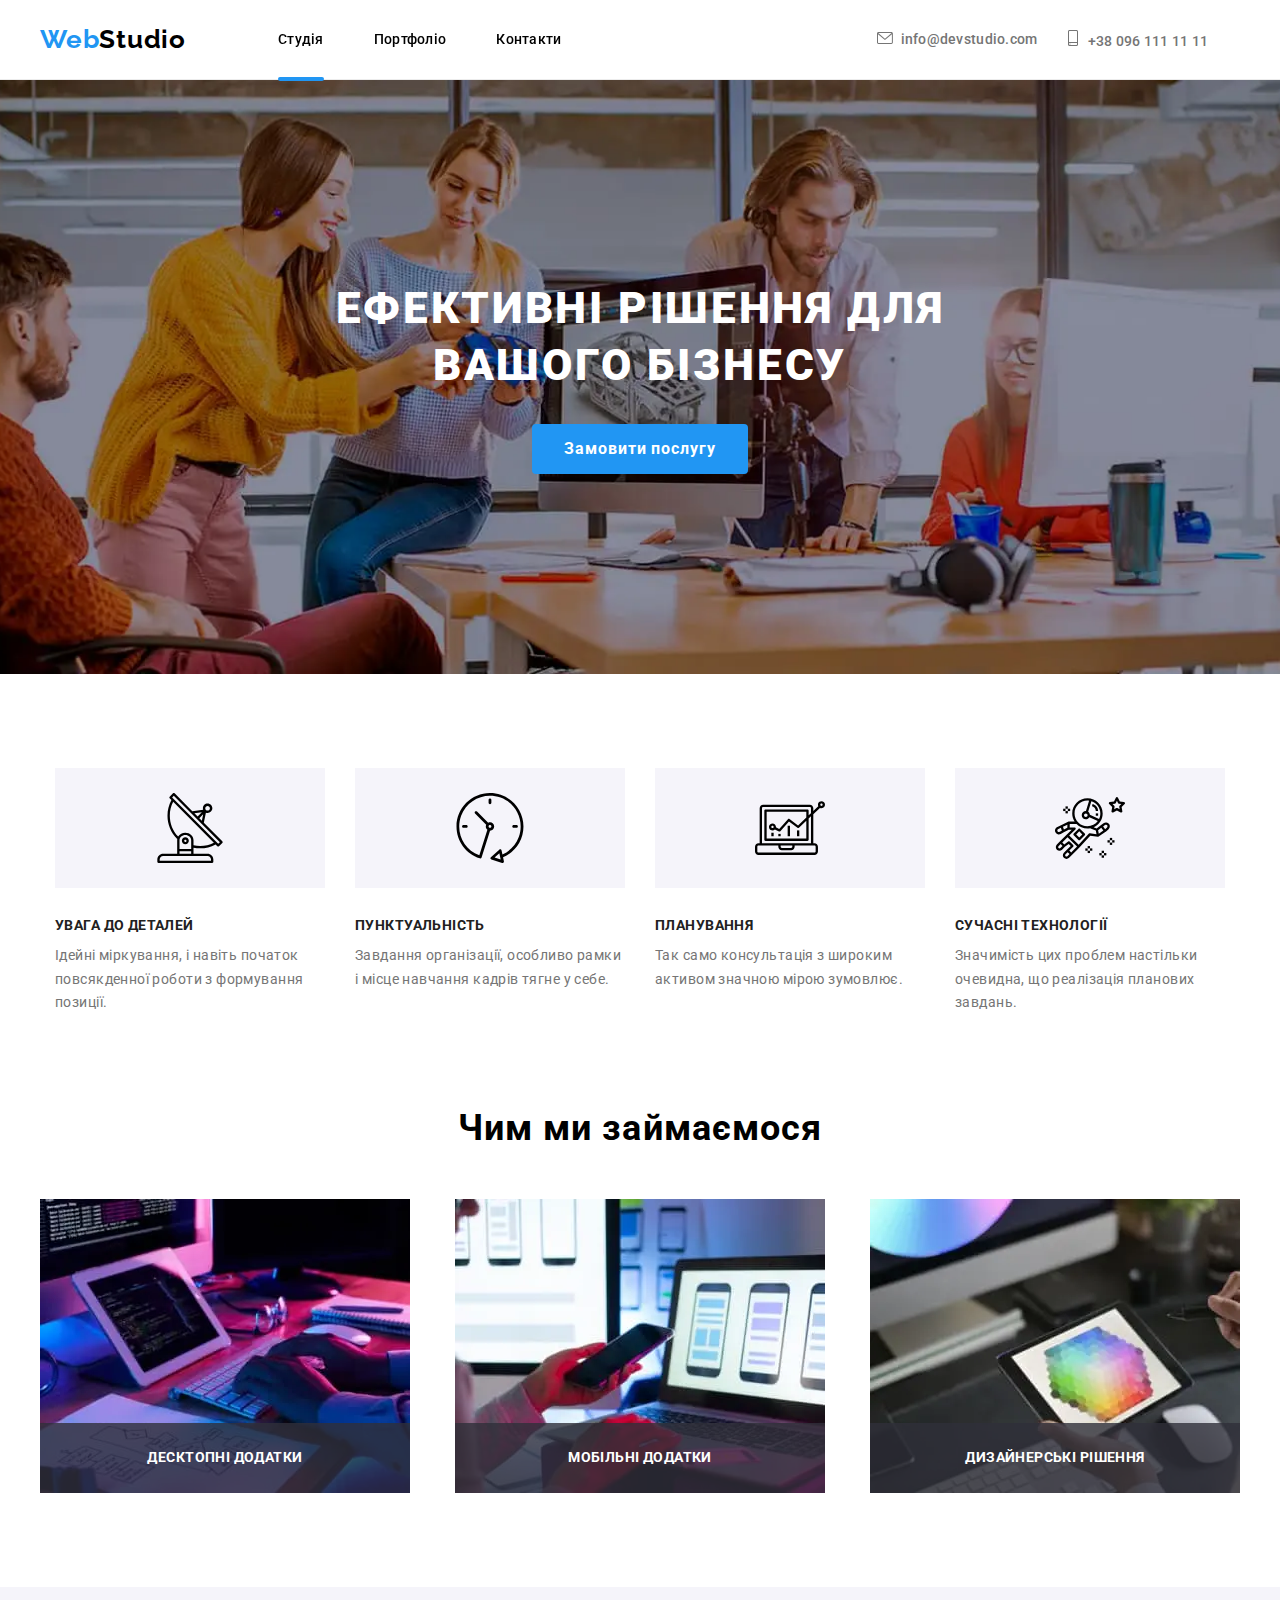
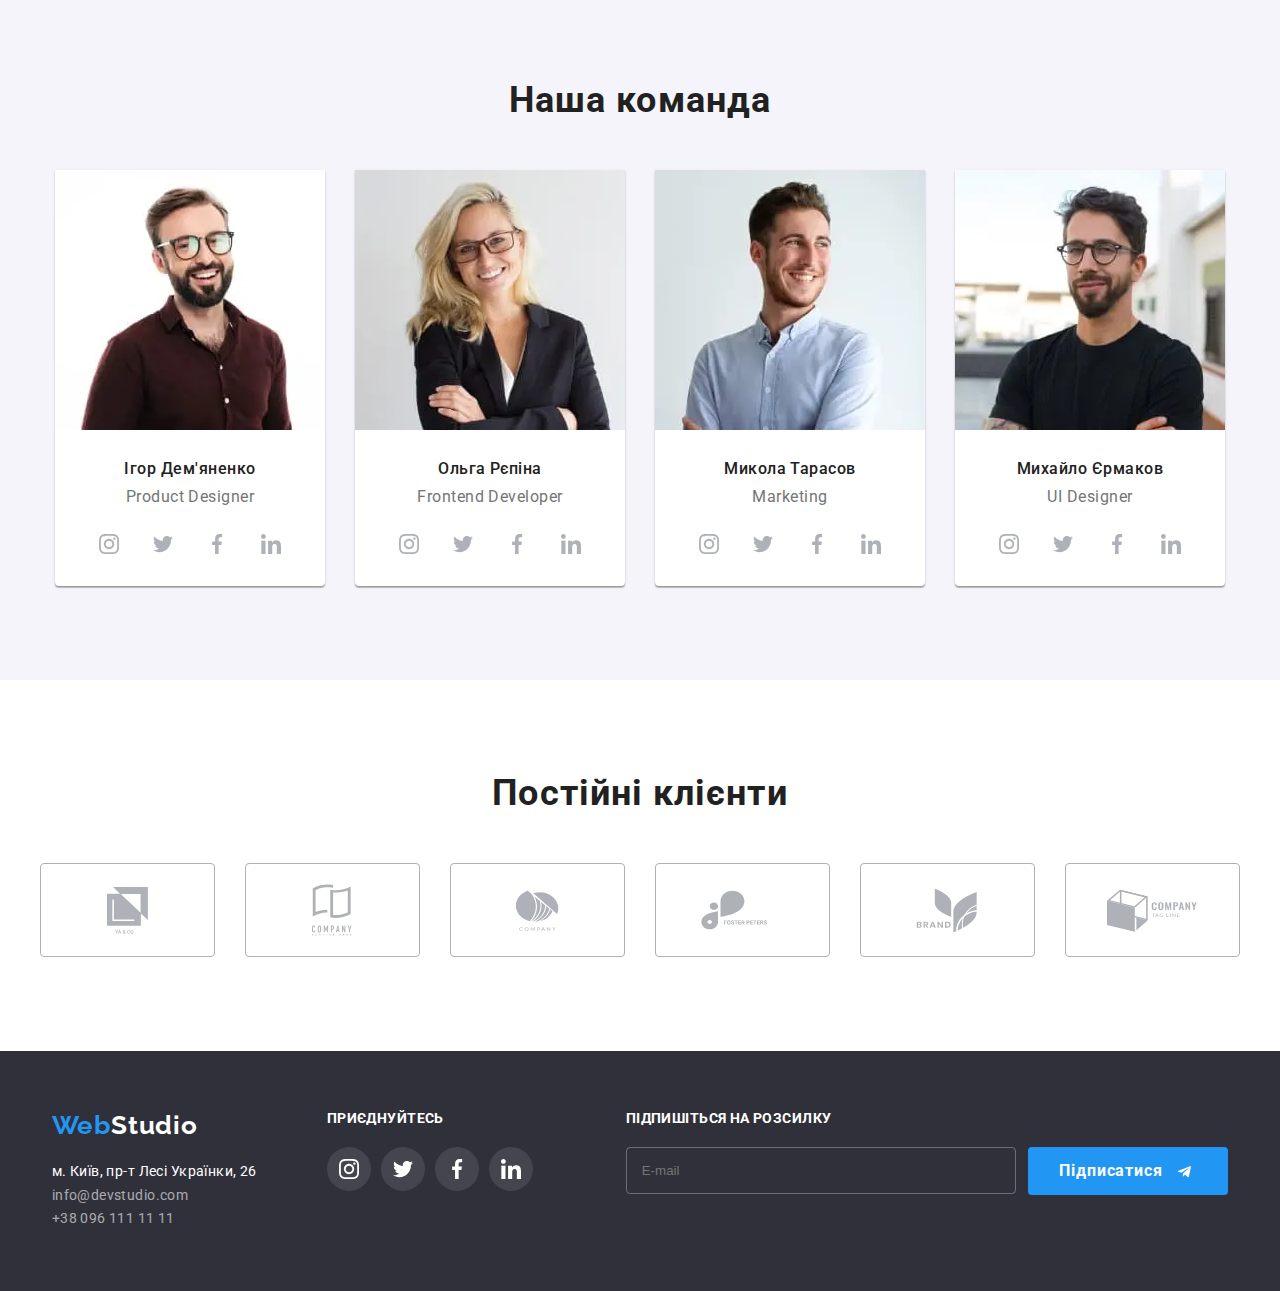
<file: index.html>
<!DOCTYPE html>
<html lang="en">
    <head>
        <meta charset="UTF-8">
        <meta name="viewport" content="width=device-width, initial-scale=1.0"> 
        <title>WebStudio</title>

        <link rel="stylesheet" href="https://cdnjs.cloudflare.com/ajax/libs/modern-normalize/2.0.0/modern-normalize.min.css" integrity="sha512-4xo8blKMVCiXpTaLzQSLSw3KFOVPWhm/TRtuPVc4WG6kUgjH6J03IBuG7JZPkcWMxJ5huwaBpOpnwYElP/m6wg==" crossorigin="anonymous" referrerpolicy="no-referrer"/>

         <link rel="preconnect" href="https://fonts.googleapis.com">
         <link rel="preconnect" href="https://fonts.gstatic.com" crossorigin>
         <link href="https://fonts.googleapis.com/css2?family=Raleway:wght@700&family=Roboto:wght@400;500;700;900&display=swap" rel="stylesheet">

        <link rel="stylesheet" href="./css/main.min.css">

        <link rel="stylesheet" href="https://cdnjs.cloudflare.com/ajax/libs/animate.css/4.1.1/animate.min.css"/>

        <link rel="icon" href="./img/logo-ico/WebStudio.ico">

    </head>

    <body id="body">
        <header id="header" class="header">

            <!-- header -->
                <div class="container header-container">
                    <div class="header-wrap">
                        <a class="logo" href="./index.html">Web<span class="logo-header">Studio</span></a>
                    
                        <nav class="nav">

                            <ul class="nav-list">
                                <li class="nav-list-item"><a class="nav-list-link nav-list-link-current" href="./index.html">Студія</a></li>
                                <li class="nav-list-item"><a class="nav-list-link nav-list-link-sec" href="./portfolio.html">Портфоліо</a></li>
                                <li class="nav-list-item"><a class="nav-list-link nav-list-link-third" href="#">Контакти</a></li>
                            </ul>

                        </nav>

                        <ul class="contact-list">
                            <li class="contact-list-item">
                                <a class="contact-list-link" href="mailto:info@devstudio.com">
                                    <svg class="contact-list-svg" width="14" height="10">
                                        <use href="./symbol-defs.svg#icon-letter-header"></use>
                                    </svg>info@devstudio.com
                                </a>
                            </li>
                            <li class="contact-list-item">
                                <a class="contact-list-link" href="tel:+38 096 111 11 11">
                                    <svg class="contact-list-svg" width="10" height="14">
                                        <use href="./symbol-defs.svg#icon-phone-header"></use>
                                    </svg>+38 096 111 11 11
                                </a>
                            </li>
                        </ul>
                        
                        <button class="header-btn menu-open-btn">
                            <svg class="header-btn-svg" width="24" height="16">
                                <use href="./symbol-defs.svg#icon-burger-nemu"></use>
                            </svg>
                        </button>
                    </div>
                </div>
                <div class="mob-menu is-hidden">
                    <div class="container mob-menu-container">
                        <div class="mob-menu-top">
                            <button class="menu-btn menu-close-btn" type="button">
                                <svg class="menu-svg" width="19" height="19">
                                    <use href="./symbol-defs.svg#icon-close-modal"></use>
                                </svg>
                            </button>
    
                                <nav class="nav-menu">
                                    <ul class="nav-menu-list">
                                        <li class="nav-menu-list-item"><a href="#" class="nav-menu-list-link">Студія</a></li>
                                        <li class="nav-menu-list-item"><a href="#" class="nav-menu-list-link">Портфоліо</a></li>
                                        <li class="nav-menu-list-item"><a href="#" class="nav-menu-list-link">Контакти</a></li>
                                    </ul>
                                </nav>
                        </div>
    
                        <div class="mob-menu-bottom">
                            <ul class="contact-menu-list">
                                <li class="contact-menu-list-item"><a href="#" class="contact-menu-list-link">+38 096 111 11 11</a></li>
                                <li class="contact-menu-list-item"><a href="#" class="contact-menu-list-link">info@devstudio.com</a></li>
                            </ul>

                        <ul class="social-menu-list">
                            <li class="social-menu-list-item"><a href="#" class="social-menu-list-link">Instagram</a></li>
                            <li class="social-menu-list-item"><a href="#" class="social-menu-list-link">Twitter</a></li>
                            <li class="social-menu-list-item"><a href="#" class="social-menu-list-link">Facebook</a></li>
                            <li class="social-menu-list-item"><a href="#" class="social-menu-list-link">LinkedIn</a></li>
                        </ul>
                        </div>
                    </div>
                </div>
        </header>

      <main>
                <!-- section-herp -->

            <section class="section-hero">
                <div class="container">
                    <h1 class="section-hero-title">Ефективні рішення для вашого бізнесу</h1>

                    <button class="section-hero-btn" data-modal-open>Замовити послугу</button>
                </div>
            </section>

                <!-- fautures -->

    
            <section class="section-features">
                <div class="container">

                    <ul class="features-list">
                        <li class="features-list-item feautures-list-img-first">
                            <div class="features-container">
                                <svg class="features-svg" width="70" height="70">
                                    <use href="./symbol-defs.svg#icon-feautures-first"></use>
                                </svg>
                            </div>
                            <h4 class="features-list-title">УВАГА ДО ДЕТАЛЕЙ</h4>
                            <p class="features-list-descript">Ідейні міркування, і навіть початок повсякденної роботи з формування позиції.</p>
                        </li>

                        <li class="features-list-item feautures-list-img-second">
                            <div class="features-container">
                                <svg class="features-svg" width="70" height="70">
                                    <use href="./symbol-defs.svg#icon-feautures-sec"></use>
                                </svg>
                            </div>
                            <h4 class="features-list-title">ПУНКТУАЛЬНІСТЬ</h4>
                            <p class="features-list-descript">Завдання організації, особливо рамки і місце навчання кадрів тягне у себе.</p>
                        </li>

                        <li class="features-list-item feautures-list-img-third">
                            <div class="features-container">
                                <svg class="features-svg" width="70" height="70">
                                    <use href="./symbol-defs.svg#icon-feautures-third"></use>
                                </svg>
                            </div>
                            <h4 class="features-list-title">ПЛАНУВАННЯ</h4>
                            <p class="features-list-descript">Так само консультація з широким активом значною мірою зумовлює.</p>
                        </li>

                        <li class="features-list-item feautures-list-img-fourth">
                            <div class="features-container">
                                <svg class="features-svg" width="70" height="70">
                                    <use href="./symbol-defs.svg#icon-feautures-fourth"></use>
                                </svg>
                            </div>
                            <h4 class="features-list-title">СУЧАСНІ ТЕХНОЛОГІЇ</h4>
                            <p class="features-list-descript">Значимість цих проблем настільки очевидна, що реалізація планових завдань.</p>
                        </li>
                    </ul>
                    
                </div>
            </section>

                <!-- work-->

            <section class="section-work">
                <div class="container">
                    <h2 class="section-work-title">Чим ми займаємося</h2>

                    <ul class="work-list">
                        <li class="work-list-item">
                            <div class="work-list-wrap">
                            <picture>
                                <source media="(min-width:1200px)" srcset="./main/desc-webp/work-first-desc-1x.webp 1x, ./main/desc-webp/work-first-desc-2x.webp 2x, ./main/desc-webp/work-first-desc-3x.webp 3x" type="image/webp">
                                <source media="(min-width:1200px)" srcset="./main/desc/work-first-desc-1x.jpg 1x, ./main/desc/work-first-desc-2x.jpg 2x, ./main/desc/work-first-desc-3x.jpg 3x" type="image/jpeg">

                                <img class="team-list-img" src="./main/desc/work-first-desc-1x.jpg" alt="">
                            </picture>
                                <p class="work-list-desc">Десктопні додатки</p>
                            </div>
                        </li>
                        <li class="work-list-item">
                            <div class="work-list-wrap">
                            <picture>
                                <source media="(min-width:1200px)" srcset="./main/desc-webp/work-sec-desc-1x.webp 1x, ./main/desc-webp/work-sec-desc-2x.webp 2x, ./main/desc-webp/work-sec-desc-3x.webp 3x" type="image/webp">
                                <source media="(min-width:1200px)" srcset="./main/desc/work-sec-desc-1x.jpg 1x, ./main/desc/work-sec-desc-2x.jpg 2x, ./main/desc/work-sec-desc-3x.jpg 3x" type="image/jpeg">

                                <img class="team-list-img" src="./main/desc/work-sec-desc-1x.jpg" alt="">
                            </picture>
                                <p class="work-list-desc">Мобільні додатки</p>
                            </div>
                        </li>
                        <li class="work-list-item">
                            <div class="work-list-wrap">
                            <picture>
                                <source media="(min-width:1200px)" srcset="./main/desc-webp/work-third-desc-1x.webp 1x, ./main/desc-webp/work-third-desc-2x.webp 2x, ./main/desc-webp/work-third-desc-3x.webp 3x" type="image/webp">
                                <source media="(min-width:1200px)" srcset="./main/desc/work-third-desc-1x.jpg 1x, ./main/desc/work-third-desc-2x.jpg 2x, ./main/desc/work-third-desc-3x.jpg 3x" type="image/jpeg">

                                <img class="team-list-img" src="./main/desc/work-third-desc-1x.jpg" alt="">
                            </picture>
                                <p class="work-list-desc">Дизайнерські рішення</p>
                            </div>
                        </li>
                    </ul>
                </div>
            </section>

                 <!-- team -->

            <section class="section-team">
                <div class="container">
                <h4 class="section-team-title">Наша команда</h4>

                <ul class="team-list">
                    <li class="team-list-item">
                        <picture>
                            <source media="(min-width:1200px)" srcset="./main/desc-webp/team-first-desc-1x.webp 1x, ./main/desc-webp/team-first-desc-2x.webp 2x, ./main/desc-webp/team-first-desc-3x.webp 3x" type="image/webp">
                            <source media="(min-width:1200px)" srcset="./main/desc/team-first-desc-1x.jpg 1x, ./main/desc/team-first-desc-2x.jpg 2x, ./main/desc/team-first-desc-3x.jpg 3x" type="image/jpeg">

                            <source media="(min-width:768px)" srcset="./main/tab-webp/team-first-tab-1x.webp 1x, ./main/tab-webp/team-first-tab-2x.webp 2x, ./main/tab-webp/team-first-tab-3x.webp 3x" type="image/webp"> 
                            <source media="(min-width:768px)" srcset="./main/tab/team-first-tab-1x.jpg 1x, /main/tab/team-first-tab-2x.jpg 2x, ./main/tab/team-first-tab-3x.jpg 3x" type="image/jpge">

                            <source media="(max-width:767px)" srcset="./main/mb-webp/team-first-mb-1x.webp 1x, ./main/mb-webp/team-first-mb-2x.webp 2x, ./main/mb-webp/team-first-mb-3x.webp 3x" type="image/webp"> 
                            <source media="(max-width:767px)" srcset="./main/mb/team-first-mb-1x.jpg 1x, ./main/mb/team-first-mb-2x.jpg 2x, ./main/mb/team-first-mb-3x.jpg 3x" type="image/jpeg">
                            
                            <img class="team-list-img" src="./main/mb/team-first-mb-1x.jpg" alt="">
                        </picture>
                        <div class="team-info">
                            <h4 class="team-list-title">Ігор Дем'яненко</h4>
                            <p class="team-list-descript">Product Designer</p>
                        </div >

                        <ul class="icons-list">
                            <li class="icons-list-item">
                                <a class="icons-list-link" href="">
                                    <svg  class="icons-list-svg" width="20" height="20">
                                        <use href="./symbol-defs.svg#icon-instagram-footer-first"></use>
                                    </svg>
                                </a>
                            </li>
                            <li class="icons-list-item">
                                <a class="icons-list-link" href="">
                                    <svg class="icons-list-svg" width="20" height="20">
                                        <use href="./symbol-defs.svg#icon-twitter-footer-second"></use>
                                    </svg>
                                </a>
                            </li>
                            <li class="icons-list-item">
                                <a class="icons-list-link" href="">
                                    <svg class="icons-list-svg" width="20" height="20">
                                        <use href="./symbol-defs.svg#icon-facebook-third"></use>
                                    </svg>
                                </a>
                            </li>
                            <li class="icons-list-item">
                                <a class="icons-list-link" href="">
                                    <svg class="icons-list-svg" width="20" height="20">
                                        <use href="./symbol-defs.svg#icon-linkedin-footer-fourth"></use>
                                    </svg>
                                </a>
                            </li>
                        </ul>
                    </li>
                    <li class="team-list-item">
                        <picture>
                            <source media="(min-width:1200px)" srcset="./main/desc-webp/team-sec-desc-1x.webp 1x, ./main/desc-webp/team-sec-desc-2x.webp 2x, ./main/desc-webp/team-sec-desc-3x.webp 3x" type="image/webp">
                            <source media="(min-width:1200px)" srcset="./main/desc/team-sec-desc-1x.jpg 1x, ./main/desc/team-sec-desc-2x.jpg 2x, ./main/desc/team-sec-desc-3x.jpg 3x" type="image/jpeg">

                            <source media="(min-width:768px)" srcset="./main/tab-webp/team-sec-tab-1x.webp 1x, ./main/tab-webp/team-sec-tab-2x.webp 2x, ./main/tab-webp/team-sec-tab-3x.webp 3x" type="image/webp"> 
                            <source media="(min-width:768px)" srcset="./main/tab/team-sec-tab-1x.jpg 1x, /main/tab/team-sec-tab-2x.jpg 2x, ./main/tab/team-sec-tab-3x.jpg 3x" type="image/jpge">

                            <source media="(max-width:767px)" srcset="./main/mb-webp/team-sec-mb-1x.webp 1x, ./main/mb-webp/team-sec-mb-2x.webp 2x, ./main/mb-webp/team-sec-mb-3x.webp 3x" type="image/webp"> 
                            <source media="(max-width:767px)" srcset="./main/mb/team-sec-mb-1x.jpg 1x, ./main/mb/team-sec-mb-2x.jpg 2x, ./main/mb/team-sec-mb-3x.jpg 3x" type="image/jpeg">
                            
                            <img class="team-list-img" src="./main/mb/team-sec-mb-1x.jpg" alt="">
                        </picture>
                        <div class="team-info">
                            <h4 class="team-list-title">Ольга Рєпіна</h4>
                            <p class="team-list-descript">Frontend Developer</p>
                        </div>
                        <ul class="icons-list">
                            <li class="icons-list-item">
                                <a class="icons-list-link" href="">
                                    <svg class="icons-list-svg" width="20" height="20">
                                        <use href="./symbol-defs.svg#icon-instagram-footer-first"></use>
                                    </svg>
                                </a>
                            </li>
                            <li class="icons-list-item">
                                <a class="icons-list-link" href="">
                                    <svg class="icons-list-svg" width="20" height="20">
                                        <use href="./symbol-defs.svg#icon-twitter-footer-second"></use>
                                    </svg>
                                </a>
                            </li>
                                 <li class="icons-list-item">
                                    <a class="icons-list-link" href="">
                                        <svg class="icons-list-svg" width="20" height="20">
                                            <use href="./symbol-defs.svg#icon-facebook-third"></use>
                                        </svg>
                                    </a>
                                </li>
                            <li class="icons-list-item">
                                <a class="icons-list-link" href="">
                                    <svg class="icons-list-svg" width="20" height="20">
                                        <use href="./symbol-defs.svg#icon-linkedin-footer-fourth"></use>
                                    </svg>
                                </a>
                            </li>
                        </ul>
                    </li>

                    <li class="team-list-item">
                        <picture>
                            <source media="(min-width:1200px)" srcset="./main/desc-webp/team-third-desc-1x.webp 1x, ./main/desc-webp/team-third-desc-2x.webp 2x, ./main/desc-webp/team-third-desc-3x.webp 3x" type="image/webp">
                            <source media="(min-width:1200px)" srcset="./main/desc/team-third-desc-1x.jpg 1x, ./main/desc/team-third-desc-2x.jpg 2x, ./main/desc/team-third-desc-3x.jpg 3x" type="image/jpeg">

                            <source media="(min-width:768px)" srcset="./main/tab-webp/team-third-tab-1x.webp 1x, ./main/tab-webp/team-third-tab-2x.webp 2x, ./main/tab-webp/team-third-tab-3x.webp 3x" type="image/webp"> 
                            <source media="(min-width:768px)" srcset="./main/tab/team-third-tab-1x.jpg 1x, /main/tab/team-third-tab-2x.jpg 2x, ./main/tab/team-third-tab-3x.jpg 3x" type="image/jpge">

                            <source media="(max-width:767px)" srcset="./main/mb-webp/team-third-mb-1x.webp 1x, ./main/mb-webp/team-third-mb-2x.webp 2x, ./main/mb-webp/team-third-mb-3x.webp 3x" type="image/webp"> 
                            <source media="(max-width:767px)" srcset="./main/mb/team-third-mb-1x.jpg 1x, ./main/mb/team-third-mb-2x.jpg 2x, ./main/mb/team-third-mb-3x.jpg 3x" type="image/jpeg">
                            
                            <img class="team-list-img" src="./main/mb/team-third-mb-1x.jpg" alt="">
                        </picture>
                        <div class="team-info">
                            <h4 class="team-list-title">Микола Тарасов</h4>
                            <p class="team-list-descript">Marketing</p>
                        </div>
                             <ul class="icons-list">
                                <li class="icons-list-item">
                                    <a class="icons-list-link" href="">
                                        <svg class="icons-list-svg" width="20" height="20">
                                            <use href="./symbol-defs.svg#icon-instagram-footer-first"></use>
                                        </svg>
                                    </a>
                                </li>
                                <li class="icons-list-item">
                                    <a class="icons-list-link" href="">
                                        <svg class="icons-list-svg" width="20" height="20">
                                            <use href="./symbol-defs.svg#icon-twitter-footer-second"></use>
                                        </svg>
                                    </a>
                                </li>
                                <li class="icons-list-item">
                                    <a class="icons-list-link" href="">
                                        <svg class="icons-list-svg" width="20" height="20">
                                            <use href="./symbol-defs.svg#icon-facebook-third"></use>
                                        </svg>
                                    </a>
                                </li>
                                <li class="icons-list-item">
                                    <a class="icons-list-link" href="">
                                        <svg class="icons-list-svg" width="20" height="20">
                                            <use href="./symbol-defs.svg#icon-linkedin-footer-fourth"></use>
                                        </svg>
                                    </a>
                                </li>
                            </ul>
                    </li>

                    <li class="team-list-item">
                        <picture>
                            <source media="(min-width:1200px)" srcset="./main/desc-webp/team-fourth-desc-1x.webp 1x, ./main/desc-webp/team-fourth-desc-2x.webp 2x, ./main/desc-webp/team-fourth-desc-3x.webp 3x" type="image/webp">
                            <source media="(min-width:1200px)" srcset="./main/desc/team-fourth-desc-1x.jpg 1x, ./main/desc/team-fourth-desc-2x.jpg 2x, ./main/desc/team-fourth-desc-3x.jpg 3x" type="image/jpeg">

                            <source media="(min-width:768px)" srcset="./main/tab-webp/team-fourth-tab-1x.webp 1x, ./main/tab-webp/team-fourth-tab-2x.webp 2x, ./main/tab-webp/team-fourth-tab-3x.webp 3x" type="image/webp"> 
                            <source media="(min-width:768px)" srcset="./main/tab/team-fourth-tab-1x.jpg 1x, /main/tab/team-fourth-tab-2x.jpg 2x, ./main/tab/team-fourth-tab-3x.jpg 3x" type="image/jpge">

                            <source media="(max-width:767px)" srcset="./main/mb-webp/team-fourth-mb-1x.webp 1x, ./main/mb-webp/team-fourth-mb-2x.webp 2x, ./main/mb-webp/team-fourth-mb-3x.webp 3x" type="image/webp"> 
                            <source media="(max-width:767px)" srcset="./main/mb/team-fourth-mb-1x.jpg 1x, ./main/mb/team-fourth-mb-2x.jpg 2x, ./main/mb/team-fourth-mb-3x.jpg 3x" type="image/jpeg">
                            
                            <img class="team-list-img" src="./main/mb/team-fourth-mb-1x.jpg" alt="">
                        </picture>
                        <div class="team-info">
                            <h4 class="team-list-title">Михайло Єрмаков</h4>
                            <p class="team-list-descript">UI Designer</p>
                        </div>
                            <ul class="icons-list">
                                <li class="icons-list-item">
                                    <a class="icons-list-link" href="">
                                        <svg class="icons-list-svg" width="20" height="20">
                                            <use href="./symbol-defs.svg#icon-instagram-footer-first"></use>
                                        </svg>
                                    </a>
                                </li>
                                <li class="icons-list-item">
                                    <a class="icons-list-link" href="">
                                        <svg class="icons-list-svg" width="20" height="20">
                                            <use href="./symbol-defs.svg#icon-twitter-footer-second"></use>
                                        </svg>
                                    </a>
                                </li>
                                <li class="icons-list-item">
                                    <a class="icons-list-link" href="">
                                        <svg class="icons-list-svg" width="20" height="20">
                                            <use href="./symbol-defs.svg#icon-facebook-third"></use>
                                        </svg>
                                    </a>
                                </li>
                                <li class="icons-list-item">
                                    <a class="icons-list-link" href="">
                                        <svg class="icons-list-svg" width="20" height="20">
                                            <use href="./symbol-defs.svg#icon-linkedin-footer-fourth"></use>
                                        </svg>
                                    </a>
                                </li>
                            </ul>
                        </li>
                    </ul>
                </div>
            </section>

            <section class="section-clients">
                <div class="container">
                    <h4 class="client-title">Постійні клієнти</h4>

                    <ul class="client-ico-list">
                        <li class="client-ico-item">
                            <a href="" class="clients-ico-link">
                                <svg width="41" height="47" class="client-ico-svg">
                                    <use href="./symbol-defs.svg#icon-clients-first"></use>
                                </svg>
                            </a>
                        </li>
                        <li class="client-ico-item">
                            <a href="" class="clients-ico-link">
                                <svg width="40" height="52" class="client-ico-svg">
                                    <use href="./symbol-defs.svg#icon-clients-second"></use>
                                </svg>
                            </a>
                        </li>
                        <li class="client-ico-item">
                            <a href="" class="clients-ico-link">                        
                                <svg width="44" height="41" class="client-ico-svg">
                                    <use href="./symbol-defs.svg#icon-clients-third"></use>
                                </svg>
                            </a>
                        </li>
                        <li class="client-ico-item">
                            <a href="" class="clients-ico-link">
                                <svg width="88" height="40" class="client-ico-svg">
                                    <use href="./symbol-defs.svg#icon-clients-fourth"></use>
                                </svg>
                            </a>
                        </li>
                        <li class="client-ico-item">
                            <a href="" class="clients-ico-link">
                                <svg width="62" height="45" class="client-ico-svg">
                                    <use href="./symbol-defs.svg#icon-clients-fifth"></use>
                                </svg>
                            </a>
                        </li>
                        <li class="client-ico-item">
                            <a href="" class="clients-ico-link">
                                <svg width="94" height="43" class="client-ico-svg">
                                    <use href="./symbol-defs.svg#icon-clients-sixth"></use>
                                </svg>
                            </a>
                        </li>
                    </ul>
                </div>
            </section>
        </main>

            <!-- footer -->

        <footer class="footer">
            <div class="container">

                <div class="footer-wrap">

                    <div class="footer-addres">
                        <a class="logo" href="">Web<span class="logo-footer">Studio</span></a>
            
                        <address class="adress">
                            <ul class="adress-list">
                                <li class="adress-list-item"><a class="adress-list-link adress-list-location-link" href="https://www.google.com.ua/maps/place/%D0%B1%D1%83%D0%BB.+%D0%9B%D0%B5%D1%81%D0%B8+%D0%A3%D0%BA%D1%80%D0%B0%D0%B8%D0%BD%D0%BA%D0%B8,+26,+%D0%9A%D0%B8%D0%B5%D0%B2,+02000/@50.4265841,30.5358109,17z/data=!4m6!3m5!1s0x40d4cf0e033ecbe9:0x57a4dffefec77da0!8m2!3d50.4265807!4d30.5383858!16s%2Fg%2F1tctq5jv?hl=ru&entry=ttu" target="_blank">м. Київ, пр-т Лесі Українки, 26</a></li>
                                <li class="adress-list-item"><a class="adress-list-link" href="mailto:info@devstudio.com">info@devstudio.com</a></li>
                                <li class="adress-list-item"><a class="adress-list-link" href="tel:+38 096 111 11 11">+38 096 111 11 11</a></li>
                            </ul>
                        </address>
                    </div>

                    <div class="join-ico">
                        <h6 class="join-ico-title">приєднуйтесь</h6>

                        <ul class="join-list">
                            <li class="join-list-item">
                                <a class="join-list-link" href="">
                                    <svg class="join-list-svg" width="20" height="20">
                                        <use href="./symbol-defs.svg#icon-instagram-footer-first"></use>
                                    </svg>
                                </a>
                            </li>
                            <li class="join-list-item">
                                <a class="join-list-link" href="">
                                    <svg class="join-list-svg" width="20" height="20">
                                        <use href="./symbol-defs.svg#icon-twitter-footer-second"></use>
                                    </svg>
                                </a>
                            </li>
                            <li class="join-list-item">
                                <a class="join-list-link" href="">
                                    <svg class="join-list-svg" width="20" height="20">
                                        <use href="./symbol-defs.svg#icon-facebook-third"></use>
                                    </svg>
                                </a>
                            </li>
                            <li class="join-list-item">
                                <a class="join-list-link" href="">
                                    <svg class="join-list-svg" width="20" height="20">
                                        <use href="./symbol-defs.svg#icon-linkedin-footer-fourth"></use>
                                    </svg>
                                </a>
                            </li>
                        </ul>
                    </div>

                    <div class="footer-form-div">
                        <h6 class="footer-form-title">Підпишіться на розсилку</h6>

                        <form class="footer-form">
                            <input class="footer-form-input" type="email" name="user-email" placeholder="E-mail">
                            <button class="footer-form-btn" type="submit">
                                Підписатися
                                    <svg class="footer-form-svg" width="24" height="24">
                                        <use href="./symbol-defs.svg#icon-Telegram-footer"></use>
                                    </svg>
                            </button>
                        </form>
                    </div>
                </div>
            </div>
        </footer>

        <!-- modal -->
        <div class="backdrop is-hidden" data-modal>
            <div class="modal">
                <p class="modal-desc">Залиште свої дані, ми вам передзвонимо</p>

                <button class="modal-btn-close" data-modal-close>
                    <a class="modal-close-link" href="#">
                        <svg class="modal-svg-close" width="11" height="11">
                            <use href="./symbol-defs.svg#icon-close-modal"></use>
                        </svg>
                    </a>
                </button>

                <form class="modal-form" action="">
                    <label for="" class="modal-label" >
                        <span class="modal-name-span">Ім'я</span>
                        <span class="modal-span">
                            <a class="modal-link" href="#">
                            <input class="input-name" type="name"  name="user-name" minlength="3" maxlength="10" required>
                                <svg class="modal-svg" width="12" height="12">
                                    <use href="./symbol-defs.svg#icon-person-modal"></use>
                                </svg>
                            </a>
                        </span>

                    </label>
                    <label for="" class="modal-label" >
                        <span class="modal-name-span">Телефон</span>
                        <span class="modal-span">
                            <a class="modal-link" href="#">
                            <input class="input-tel" type="tel"  name="user-tel" pattern="^380\d{9}$" maxLength="12" required>
                                <svg class="modal-svg" width="13" height="13">
                                    <use href="./symbol-defs.svg#icon-phone-modal"></use>
                                </svg>
                            </a>
                        </span>

                    </label>
                    <label for="" class="modal-label">
                        <span class="modal-name-span">Пошта</span>
                        <span class="modal-span">
                            <a class="modal-link" href="#">
                            <input class="input-email" type="email"  name="user-email" required>
                                <svg class="modal-svg" width="15" height="12">
                                    <use href="./symbol-defs.svg#icon-email-modal"></use>
                                </svg>
                            </a>
                        </span>

                    </label>
                    <label for="" class="modal-label modal-label-texarea">
                        <span class="modal-name-span">Коментар</span>
                        <textarea class="modal-texarea" name="user-message" placeholder="Введіть текст"></textarea>
                        <div class="modal-coment-wrap">
                            <input class="input-coment" type="checkbox" name="user-privacy" required>
                            <span class="modal-span modal-span-privacy">Погоджуюся з розсилкою та приймаю <a class="modal-privacy-link" href="">Умови договору</a></span>
                        </div>

                        <button class="modal-btn-send" type="submit">Відправити</button>
                    </label>
                </form>

            </div>
        </div>

        <script src="./script.js"></script>
        <script src="./burger.js"></script>
    </body>
</html>
</file>
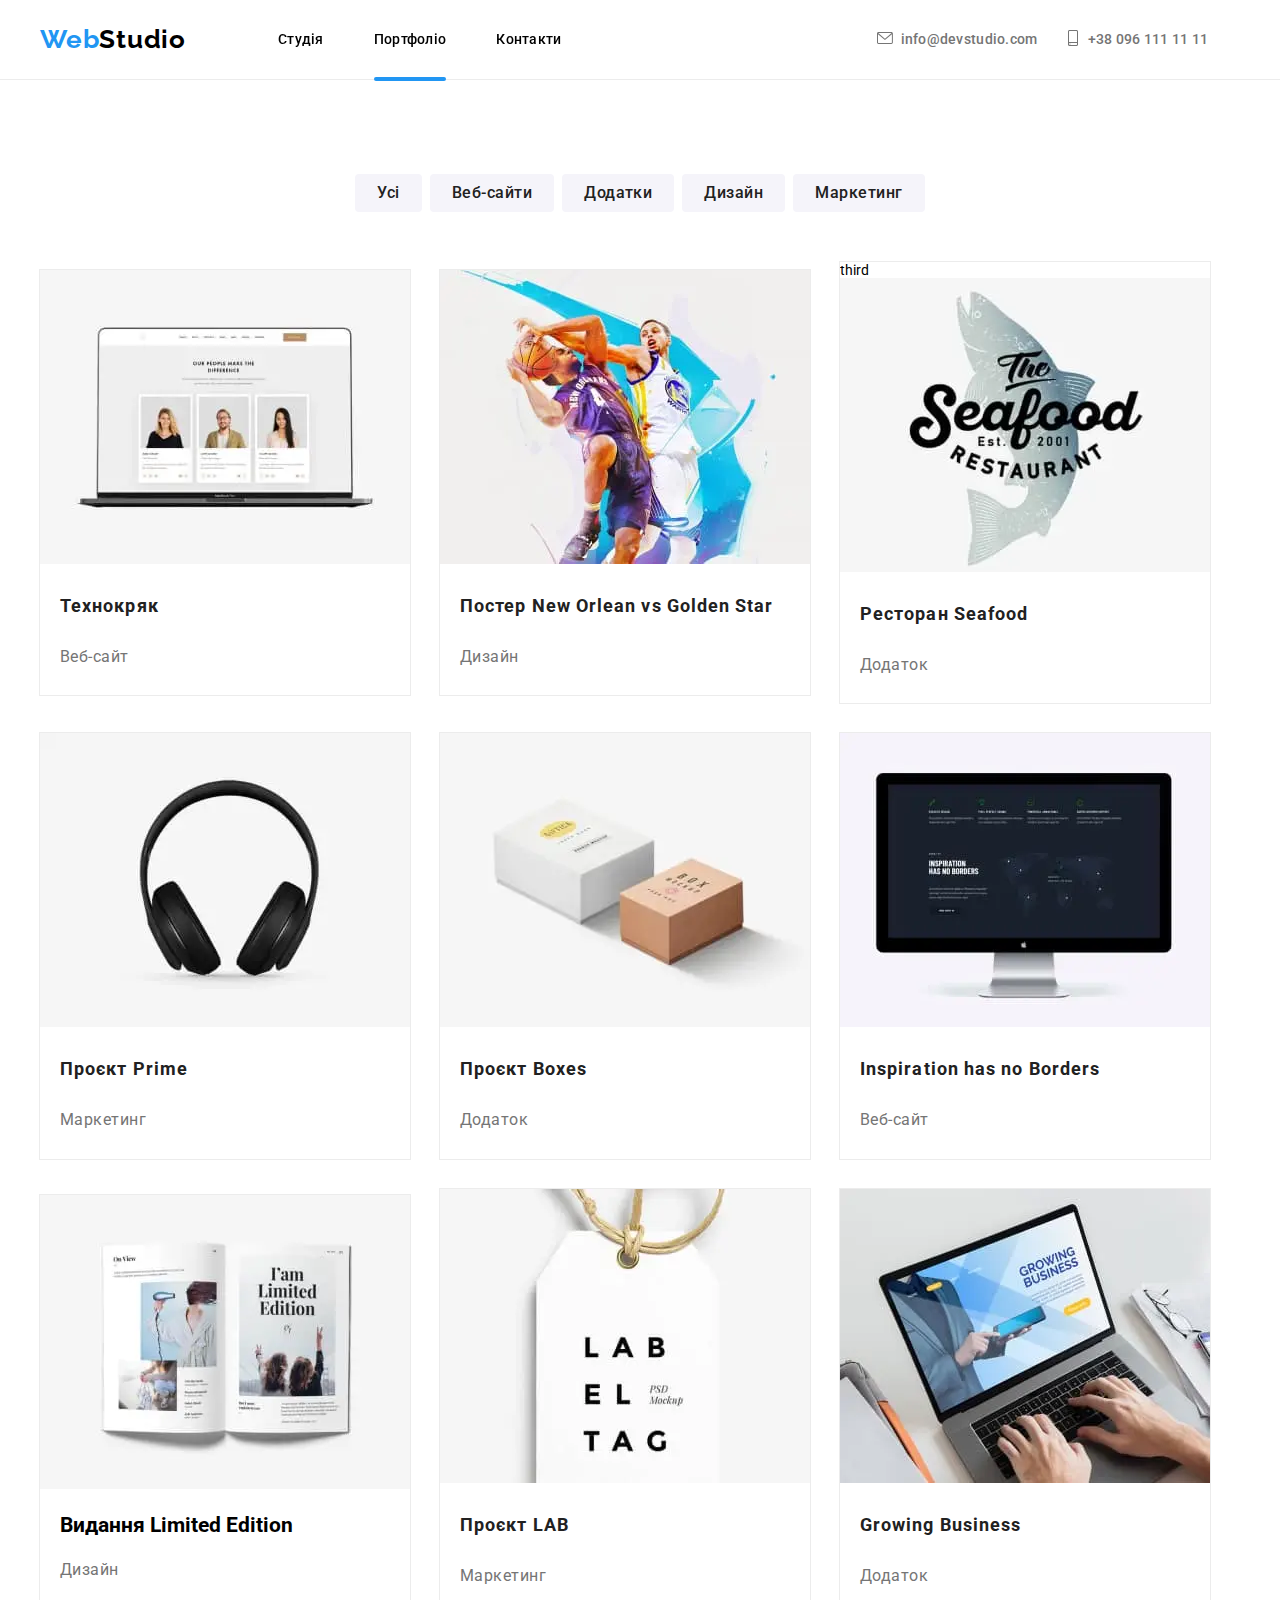
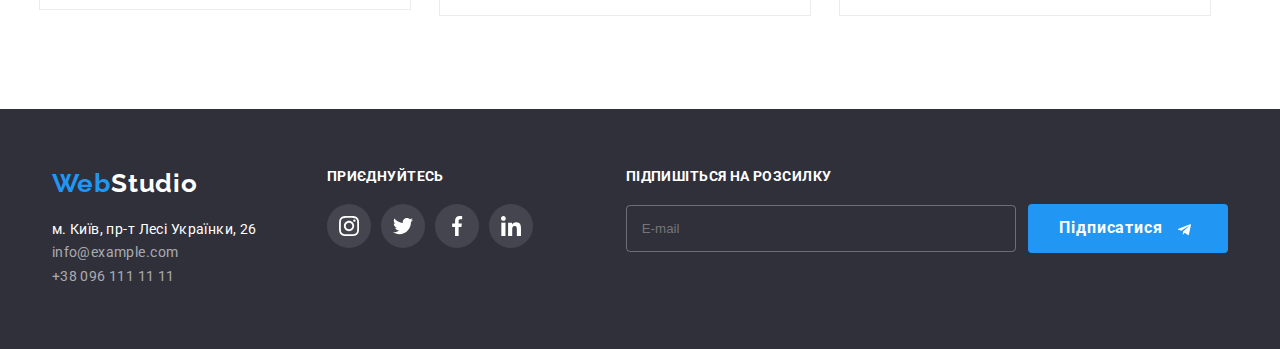
<file: portfolio.html>
<!DOCTYPE html>
<html lang="en">
    <head>
        <meta charset="UTF-8">
        <meta name="viewport" content="width=device-width, initial-scale=1.0">

        <link rel="stylesheet" href="https://cdnjs.cloudflare.com/ajax/libs/modern-normalize/2.0.0/modern-normalize.min.css" integrity="sha512-4xo8blKMVCiXpTaLzQSLSw3KFOVPWhm/TRtuPVc4WG6kUgjH6J03IBuG7JZPkcWMxJ5huwaBpOpnwYElP/m6wg==" crossorigin="anonymous" referrerpolicy="no-referrer"/>
        
        <link rel="preconnect" href="https://fonts.googleapis.com">
        <link rel="preconnect" href="https://fonts.gstatic.com" crossorigin>
        <link href="https://fonts.googleapis.com/css2?family=Oleo+Script&family=Raleway:wght@700&family=Roboto:wght@400;700;900&display=swap" rel="stylesheet">

        <link rel="stylesheet" href="./css/main.min.css">

        <link rel="stylesheet" href="https://cdnjs.cloudflare.com/ajax/libs/animate.css/4.1.1/animate.min.css"/>

        <title>Portfolio</title>
    </head>
    <body id="body">
        <header id="header" class="header">
            <div class="container">
                <!-- інформація з верху сайта -->
                <div class="header-wrap">
                    <a class="logo" href="./index.html">Web<span class="logo-header">Studio</span> </a>

                <nav class="nav">
                    <ul class="nav-list">
                        <li class="nav-list-item"><a class="nav-list-link nav-list-link-first" href="./index.html">Студія</a></li>
                        <li class="nav-list-item"><a class="nav-list-link nav-list-link-current" href="./portfolio.html">Портфоліо</a></li>
                        <li class="nav-list-item"><a class="nav-list-link nav-list-link-third" href="">Контакти</a></li>
                    </ul>
                </nav>

                <ul class="contact-list">
                    <li class="contact-list-item">
                        <a class="contact-list-link" href="">
                            <svg class="contact-list-svg" width="16" height="12">
                                <use href="./symbol-defs.svg#icon-letter-header"></use>
                            </svg>
                        </a>
                        <a class="contact-list-link header-link-mail" href="mailto:info@devstudio.com">info@devstudio.com</a>
                    </li>
                    <li class="contact-list-item">
                        <a class="contact-list-link" href="">
                            <svg class="contact-list-svg" width="10" height="16">
                                <use href="./symbol-defs.svg#icon-phone-header"></use>
                            </svg>
                        </a>
                        <a class="contact-list-link header-link-number" href="tel:+38 096 111 11 11">+38 096 111 11 11</a>
                    </li>
                </ul>

                <button class="header-btn">
                    <svg class="header-btn-svg" width="24" height="16">
                        <use href="./symbol-defs.svg#icon-burger-nemu"></use>
                    </svg>
                </button>
                
            </div>
        </div>
        </header>

        <main>
            <section class="section-portfolio">
                <div class="container">
                <ul class="filter-list">
                    <li class="filter-list-item"><button class="filter-list-btn">Усі</button></li>
                    <li class="filter-list-item"><button class="filter-list-btn">Веб-сайти</button></li>
                    <li class="filter-list-item"><button class="filter-list-btn">Додатки</button></li>
                    <li class="filter-list-item"><button class="filter-list-btn">Дизайн</button></li>
                    <li class="filter-list-item"><button class="filter-list-btn">Маркетинг</button></li>
                </ul>

                <ul class="portfolio-list">
                    <li class="portfolio-list-item">
                        <a class="portfolio-link" href="">
                            <div class="img-wrap">
                                <picture>
                                    <source media="(min-width:1200px)" srcset="./portfol/desc-webp/features-first-desc-1x.webp 1x, ./portfol/desc-webp/features-first-desc-2x.webp 2x, ./portfol/desc-webp/features-first-desc-3x.webp 3x, ./portfol/desc-webp/features-first-desc-4x.webp 4x" type="image/webp">
                                    <source media="(min-width:1200px)" srcset="./portfol/desc/features-first-desc-1x.jpg 1x, ./portfol/desc/features-first-desc-2x.jpg 2x, ./portfol/desc/features-first-desc-3x.jpg 3x, ./portfol/desc/features-first-desc-4x.jpg 4x" type="image/jpeg">

                                    <source media="(min-width:768px)" srcset="./portfol/tab-webp/features-first-tab-1x.webp 1x, ./portfol/tab-webp/features-first-tab-2x.webp 2x, ./portfol/tab-webp/features-first-tab-3x.webp 3x, ./portfol/tab-webp/features-first-tab-4x.webp 4x" type="image/webp">
                                    <source media="(min-width:768px)" srcset="./portfol/tab/features-first-tab-1x.jpg 1x, ./portfol/tab/features-first-tab-2x.jpg 2x, ./portfol/tab/features-first-tab-3x.jpg 3x, ./portfol/tab/features-first-tab-4x.jpg 4x" type="image/jpeg">

                                    <source media="(max-width:768px)" srcset="./portfol/mb-webp/features-first-mb-1x.webp 1x, ./portfol/mb-webp/features-first-mb-2x.webp 2x, ./portfol/mb-webp/features-first-mb-3x.webp 3x, ./portfol/mb-webp/features-first-mb-4x.webp 4x" type="image/webp">
                                    <source media="(max-width:768px)" srcset="./portfol/mb/features-first-mb-1x.jpg 1x, ./portfol/mb/features-first-mb-2x.jpg 2x, ./portfol/mb/features-first-mb-3x.jpg 3x, ./portfol/mb/features-first-mb-4x.jpg 4x" type="image/jpeg">

                                    <img class="portfolio-list-img" src="./portfol/mb/features-first-mb-1x.jpg" alt="">
                                </picture>
                                <p class="portfolio-overlay-desc">Ресурс пропонує комплексні пропозиції з різним рівнем функціоналу та сервісів. Все це дозволить відвідувачу отримати вичерпні відомості про компанію чи приватну особу.</p>
                            </div>
                            <div class="portfolio-list-move">
                                <h2 class="portfolio-list-title">Технокряк</h2>
                                <p class="portfolio-list-descript">Веб-сайт</p>
                            </div>
                        </a>
                    </li>

                    <li class="portfolio-list-item">
                        <a class="portfolio-link" href="">
                            <div class="img-wrap">
                                <picture>
                                    <source media="(min-width:1200px)" srcset="./portfol/desc-webp/features-sec-desc-1x.webp 1x, ./portfol/desc-webp/features-sec-desc-2x.webp 2x, ./portfol/desc-webp/features-sec-desc-3x.webp 3x, ./portfol/desc-webp/features-sec-desc-4x.webp 4x" type="image/webp">
                                    <source media="(min-width:1200px)" srcset="./portfol/desc/features-sec-desc-1x.jpg 1x, ./portfol/desc/features-sec-desc-2x.jpg 2x, ./portfol/desc/features-sec-desc-3x.jpg 3x, ./portfol/desc/features-sec-desc-4x.jpg 4x" type="image/jpeg">

                                    <source media="(min-width:768px)" srcset="./portfol/tab-webp/features-sec-tab-1x.webp 1x, ./portfol/tab-webp/features-sec-tab-2x.webp 2x, ./portfol/tab-webp/features-sec-tab-3x.webp 3x, ./portfol/tab-webp/features-sec-tab-4x.webp 4x" type="image/webp">
                                    <source media="(min-width:768px)" srcset="./portfol/tab/features-sec-tab-1x.jpg 1x, ./portfol/tab/features-sec-tab-2x.jpg 2x, ./portfol/tab/features-sec-tab-3x.jpg 3x, ./portfol/tab/features-sec-tab-4x.jpg 4x" type="image/jpeg">

                                    <source media="(max-width:768px)" srcset="./portfol/mb-webp/features-sec-mb-1x.webp 1x, ./portfol/mb-webp/features-sec-mb-2x.webp 2x, ./portfol/mb-webp/features-sec-mb-3x.webp 3x, ./portfol/mb-webp/features-first-mb-4x.webp 4x" type="image/webp">
                                    <source media="(max-width:768px)" srcset="./portfol/mb/features-sec-mb-1x.jpg 1x, ./portfol/mb/features-sec-mb-2x.jpg 2x, ./portfol/mb/features-sec-mb-3x.jpg 3x, ./portfol/mb/features-sec-mb-4x.jpg 4x" type="image/jpeg">

                                    <img class="portfolio-list-img" src="./portfol/mb/features-sec-mb-1x.jpg" alt="">
                                </picture>
                                <p class="portfolio-overlay-desc">Ресурс пропонує комплексні пропозиції з різним рівнем функціоналу та сервісів. Все це дозволить відвідувачу отримати вичерпні відомості про компанію чи приватну особу.</p>
                            </div>
                            <div class="portfolio-list-move">
                                <h2 class="portfolio-list-title">Постер New Orlean vs Golden Star</h2>
                                <p class="portfolio-list-descript">Дизайн</p>
                            </div>
                        </a>
                    </li>

                    <li class="portfolio-list-item">
                        <a class="portfolio-link" href="">
                            <div class="img-wrap">
                                <picture>
                                    <source media="(min-width:1200px)" srcset="./portfol/desc-webp/features-third-desc-1x.webp 1x, ./portfol/desc-webp/features-third-desc-2x.webp 2x, ./portfol/desc-webp/features-third-desc-3x.webp 3x, ./portfol/desc-webp/features-third-desc-4x.webp 4x" type="image/webp">
                                    <source media="(min-width:1200px)" srcset="./portfol/desc/features-third-desc-1x.jpg 1x, ./portfol/desc/features-third-desc-2x.jpg 2x, ./portfol/desc/features-third-desc-3x.jpg 3x, ./portfol/desc/features-third-desc-4x.jpg 4x" type="image/jpeg">

                                    <source media="(min-width:768px)" srcset="./portfol/tab-webp/features-third-tab-1x.webp 1x, ./portfol/tab-webp/features-third-tab-2x.webp 2x, ./portfol/tab-webp/features-third-tab-3x.webp 3x, ./portfol/tab-webp/features-third-tab-4x.webp 4x" type="image/webp">
                                    <source media="(min-width:768px)" srcset="./portfol/tab/features-third-tab-1x.jpg 1x, ./portfol/tab/features-first-tab-2x.jpg 2x, ./portfol/tab/features-third-tab-3x.jpg 3x, ./portfol/tab/features-third-tab-4x.jpg 4x" type="image/jpeg">
third
                                    <source media="(max-width:768px)" srcset="./portfol/mb-webp/features-third-mb-1x.webp 1x, ./portfol/mb-webp/features-third-mb-2x.webp 2x, ./portfol/mb-webp/features-third-mb-3x.webp 3x, ./portfol/mb-webp/features-third-mb-4x.webp 4x" type="image/webp">
                                    <source media="(max-width:768px)" srcset="./portfol/mb/features-third-mb-1x.jpg 1x, ./portfol/mb/features-third-mb-2x.jpg 2x, ./portfol/mb/features-third-mb-3x.jpg 3x, ./portfol/mb/features-third-mb-4x.jpg 4x" type="image/jpeg">

                                    <img class="portfolio-list-img" src="./portfol/mb/features-third-mb-1x.jpg" alt="">
                                </picture>
                                <p class="portfolio-overlay-desc">Ресурс пропонує комплексні пропозиції з різним рівнем функціоналу та сервісів. Все це дозволить відвідувачу отримати вичерпні відомості про компанію чи приватну особу.</p>
                            </div>
                            <div class="portfolio-list-move">
                                <h2 class="portfolio-list-title">Ресторан Seafood</h2>
                                <p class="portfolio-list-descript">Додаток</p>
                            </div>
                        </a>
                    </li>

                    <li class="portfolio-list-item">
                        <a class="portfolio-link" href="">
                            <div class="img-wrap">
                                <picture>
                                    <source media="(min-width:1200px)" srcset="./portfol/desc-webp/features-fourth-desc-1x.webp 1x, ./portfol/desc-webp/features-fourth-desc-2x.webp 2x, ./portfol/desc-webp/features-fourth-desc-3x.webp 3x, ./portfol/desc-webp/features-fourth-desc-4x.webp 4x" type="image/webp">
                                    <source media="(min-width:1200px)" srcset="./portfol/desc/features-fourth-desc-1x.jpg 1x, ./portfol/desc/features-fourth-desc-2x.jpg 2x, ./portfol/desc/features-fourth-desc-3x.jpg 3x, ./portfol/desc/features-fourth-desc-4x.jpg 4x" type="image/jpeg">

                                    <source media="(min-width:768px)" srcset="./portfol/tab-webp/features-fourth-tab-1x.webp 1x, ./portfol/tab-webp/features-fourth-tab-2x.webp 2x, ./portfol/tab-webp/features-fourth-tab-3x.webp 3x, ./portfol/tab-webp/features-fourth-tab-4x.webp 4x" type="image/webp">
                                    <source media="(min-width:768px)" srcset="./portfol/tab/features-fourth-tab-1x.jpg 1x, ./portfol/tab/features-fourth-tab-2x.jpg 2x, ./portfol/tab/features-fourth-tab-3x.jpg 3x, ./portfol/tab/features-fourth-tab-4x.jpg 4x" type="image/jpeg">

                                    <source media="(max-width:768px)" srcset="./portfol/mb-webp/features-fourth-mb-1x.webp 1x, ./portfol/mb-webp/features-fourth-mb-2x.webp 2x, ./portfol/mb-webp/features-fourth-mb-3x.webp 3x, ./portfol/mb-webp/features-fourth-mb-4x.webp 4x" type="image/webp">
                                    <source media="(max-width:768px)" srcset="./portfol/mb/features-fourth-mb-1x.jpg 1x, ./portfol/mb/features-fourth-mb-2x.jpg 2x, ./portfol/mb/features-fourth-mb-3x.jpg 3x, ./portfol/mb/features-fourth-mb-4x.jpg 4x" type="image/jpeg">

                                    <img class="portfolio-list-img" src="./portfol/mb/features-fourth-mb-1x.jpg" alt="">
                                </picture>
                                <p class="portfolio-overlay-desc">Ресурс пропонує комплексні пропозиції з різним рівнем функціоналу та сервісів. Все це дозволить відвідувачу отримати вичерпні відомості про компанію чи приватну особу.</p>
                            </div>
                            <div class="portfolio-list-move">
                                <h2 class="portfolio-list-title">Проєкт Prime</h2>
                                <p class="portfolio-list-descript">Маркетинг</p>
                            </div>
                        </a>
                    </li>

                    <li class="portfolio-list-item">
                        <a class="portfolio-link" href="">
                            <div class="img-wrap">
                                <picture>
                                    <source media="(min-width:1200px)" srcset="./portfol/desc-webp/features-fifth-desc-1x.webp 1x, ./portfol/desc-webp/features-fifth-desc-2x.webp 2x, ./portfol/desc-webp/features-fifth-desc-3x.webp 3x, ./portfol/desc-webp/features-fifth-desc-4x.webp 4x" type="image/webp">
                                    <source media="(min-width:1200px)" srcset="./portfol/desc/features-fifth-desc-1x.jpg 1x, ./portfol/desc/features-fifth-desc-2x.jpg 2x, ./portfol/desc/features-fifth-desc-3x.jpg 3x, ./portfol/desc/features-fifth-desc-4x.jpg 4x" type="image/jpeg">

                                    <source media="(min-width:768px)" srcset="./portfol/tab-webp/features-fifth-tab-1x.webp 1x, ./portfol/tab-webp/features-fifth-tab-2x.webp 2x, ./portfol/tab-webp/features-fifth-tab-3x.webp 3x, ./portfol/tab-webp/features-fifth-tab-4x.webp 4x" type="image/webp">
                                    <source media="(min-width:768px)" srcset="./portfol/tab/features-fifth-tab-1x.jpg 1x, ./portfol/tab/features-fifth-tab-2x.jpg 2x, ./portfol/tab/features-fifth-tab-3x.jpg 3x, ./portfol/tab/features-fifth-tab-4x.jpg 4x" type="image/jpeg">

                                    <source media="(max-width:768px)" srcset="./portfol/mb-webp/features-fifth-mb-1x.webp 1x, ./portfol/mb-webp/features-fifth-mb-2x.webp 2x, ./portfol/mb-webp/features-fifth-mb-3x.webp 3x, ./portfol/mb-webp/features-fifth-mb-4x.webp 4x" type="image/webp">
                                    <source media="(max-width:768px)" srcset="./portfol/mb/features-fifth-mb-1x.jpg 1x, ./portfol/mb/features-fifth-mb-2x.jpg 2x, ./portfol/mb/features-fifth-mb-3x.jpg 3x, ./portfol/mb/features-fifth-mb-4x.jpg 4x" type="image/jpeg">

                                    <img class="portfolio-list-img" src="./portfol/mb/features-fifth-mb-1x.jpg" alt="">
                                </picture>
                                <p class="portfolio-overlay-desc">Ресурс пропонує комплексні пропозиції з різним рівнем функціоналу та сервісів. Все це дозволить відвідувачу отримати вичерпні відомості про компанію чи приватну особу.</p>
                            </div>
                            <div class="portfolio-list-move">
                                <h2 class="portfolio-list-title">Проєкт Boxes</h2>
                                <p class="portfolio-list-descript">Додаток</p>
                            </div>
                        </a>
                    </li>

                    <li class="portfolio-list-item">
                        <a class="portfolio-link" href="">
                            <div class="img-wrap">
                                <picture>
                                    <source media="(min-width:1200px)" srcset="./portfol/desc-webp/features-sixth-desc-1x.webp 1x, ./portfol/desc-webp/features-sixth-desc-2x.webp 2x, ./portfol/desc-webp/features-sixth-desc-3x.webp 3x, ./portfol/desc-webp/features-sixth-desc-4x.webp 4x" type="image/webp">
                                    <source media="(min-width:1200px)" srcset="./portfol/desc/features-sixth-desc-1x.jpg 1x, ./portfol/desc/features-sixth-desc-2x.jpg 2x, ./portfol/desc/features-sixth-desc-3x.jpg 3x, ./portfol/desc/features-sixth-desc-4x.jpg 4x" type="image/jpeg">

                                    <source media="(min-width:768px)" srcset="./portfol/tab-webp/features-sixth-tab-1x.webp 1x, ./portfol/tab-webp/features-sixth-tab-2x.webp 2x, ./portfol/tab-webp/features-sixth-tab-3x.webp 3x, ./portfol/tab-webp/features-sixth-tab-4x.webp 4x" type="image/webp">
                                    <source media="(min-width:768px)" srcset="./portfol/tab/features-sixth-tab-1x.jpg 1x, ./portfol/tab/features-first-tab-2x.jpg 2x, ./portfol/tab/features-sixth-tab-3x.jpg 3x, ./portfol/tab/features-first-tab-4x.jpg 4x" type="image/jpeg">

                                    <source media="(max-width:768px)" srcset="./portfol/mb-webp/features-sixth-mb-1x.webp 1x, ./portfol/mb-webp/features-sixth-mb-2x.webp 2x, ./portfol/mb-webp/features-sixth-mb-3x.webp 3x, ./portfol/mb-webp/features-sixth-mb-4x.webp 4x" type="image/webp">
                                    <source media="(max-width:768px)" srcset="./portfol/mb/features-sixth-mb-1x.jpg 1x, ./portfol/mb/features-sixth-mb-2x.jpg 2x, ./portfol/mb/features-sixth-mb-3x.jpg 3x, ./portfol/mb/features-sixth-mb-4x.jpg 4x" type="image/jpeg">

                                    <img class="portfolio-list-img" src="./portfol/mb/features-sixth-mb-1x.jpg" alt="">
                                </picture>
                                <p class="portfolio-overlay-desc">Ресурс пропонує комплексні пропозиції з різним рівнем функціоналу та сервісів. Все це дозволить відвідувачу отримати вичерпні відомості про компанію чи приватну особу.</p>
                            </div>
                            <div class="portfolio-list-move">
                                <h2 class="portfolio-list-title">Inspiration has no Borders</h2>
                                <p class="portfolio-list-descript">Веб-сайт</p>
                            </div>
                        </a>
                    </li>

                    <li class="portfolio-list-item">
                        <a class="portfolio-link" href="">
                            <div class="img-wrap">
                                <picture>
                                    <source media="(min-width:1200px)" srcset="./portfol/desc-webp/features-seventh-desc-1x.webp 1x, ./portfol/desc-webp/features-seventh-desc-2x.webp 2x, ./portfol/desc-webp/features-seventh-desc-3x.webp 3x, ./portfol/desc-webp/features-seventh-desc-4x.webp 4x" type="image/webp">
                                    <source media="(min-width:1200px)" srcset="./portfol/desc/features-seventh-desc-1x.jpg 1x, ./portfol/desc/features-seventh-desc-2x.jpg 2x, ./portfol/desc/features-seventh-desc-3x.jpg 3x, ./portfol/desc/features-seventh-desc-4x.jpg 4x" type="image/jpeg">

                                    <source media="(min-width:768px)" srcset="./portfol/tab-webp/features-seventh-tab-1x.webp 1x, ./portfol/tab-webp/features-seventh-tab-2x.webp 2x, ./portfol/tab-webp/features-seventh-tab-3x.webp 3x, ./portfol/tab-webp/features-seventh-tab-4x.webp 4x" type="image/webp">
                                    <source media="(min-width:768px)" srcset="./portfol/tab/features-seventh-tab-1x.jpg 1x, ./portfol/tab/features-seventh-tab-2x.jpg 2x, ./portfol/tab/features-seventh-tab-3x.jpg 3x, ./portfol/tab/features-seventh-tab-4x.jpg 4x" type="image/jpeg">

                                    <source media="(max-width:768px)" srcset="./portfol/mb-webp/features-seventh-mb-1x.webp 1x, ./portfol/mb-webp/features-seventh-mb-2x.webp 2x, ./portfol/mb-webp/features-seventh-mb-3x.webp 3x, ./portfol/mb-webp/features-seventheighth-mb-4x.webp 4x" type="image/webp">
                                    <source media="(max-width:768px)" srcset="./portfol/mb/features-seventh-mb-1x.jpg 1x, ./portfol/mb/features-seventh-mb-2x.jpg 2x, ./portfol/mb/features-seventh-mb-3x.jpg 3x, ./portfol/mb/features-seventh-mb-4x.jpg 4x" type="image/jpeg">

                                    <img class="portfolio-list-img" src="./portfol/mb/features-seventh-mb-1x.jpg" alt="">
                                </picture>
                                <p class="portfolio-overlay-desc">Ресурс пропонує комплексні пропозиції з різним рівнем функціоналу та сервісів. Все це дозволить відвідувачу отримати вичерпні відомості про компанію чи приватну особу.</p>
                            </div>
                            <div class="portfolio-list-move">
                                <h2 class="portfolio-list-titl">Видання Limited Edition</h2>
                                <p class="portfolio-list-descript">Дизайн</p>
                            </div>
                        </a>
                    </li>

                    <li class="portfolio-list-item">
                        <a class="portfolio-link" href="">
                            <div class="img-wrap">
                                <picture>
                                    <source media="(min-width:1200px)" srcset="./portfol/desc-webp/features-eighth-desc-1x.webp 1x, ./portfol/desc-webp/features-eighth-desc-2x.webp 2x, ./portfol/desc-webp/features-eighth-desc-3x.webp 3x, ./portfol/desc-webp/features-eighth-desc-4x.webp 4x" type="image/webp">
                                    <source media="(min-width:1200px)" srcset="./portfol/desc/features-eighth-desc-1x.jpg 1x, ./portfol/desc/features-eighth-desc-2x.jpg 2x, ./portfol/desc/features-eighth-desc-3x.jpg 3x, ./portfol/desc/features-eighth-desc-4x.jpg 4x" type="image/jpeg">

                                    <source media="(min-width:768px)" srcset="./portfol/tab-webp/features-eighth-tab-1x.webp 1x, ./portfol/tab-webp/features-eighth-tab-2x.webp 2x, ./portfol/tab-webp/features-eighth-tab-3x.webp 3x, ./portfol/tab-webp/features-eighth-tab-4x.webp 4x" type="image/webp">
                                    <source media="(min-width:768px)" srcset="./portfol/tab/features-eighth-tab-1x.jpg 1x, ./portfol/tab/features-eighth-tab-2x.jpg 2x, ./portfol/tab/features-eighth-tab-3x.jpg 3x, ./portfol/tab/features-eighth-tab-4x.jpg 4x" type="image/jpeg">

                                    <source media="(max-width:768px)" srcset="./portfol/mb-webp/features-eighth-mb-1x.webp 1x, ./portfol/mb-webp/features-eighth-mb-2x.webp 2x, ./portfol/mb-webp/features-eighth-mb-3x.webp 3x, ./portfol/mb-webp/features-eighth-mb-4x.webp 4x" type="image/webp">
                                    <source media="(max-width:768px)" srcset="./portfol/mb/features-eighth-mb-1x.jpg 1x, ./portfol/mb/features-eighth-mb-2x.jpg 2x, ./portfol/mb/features-eighth-mb-3x.jpg 3x, ./portfol/mb/features-eighth-mb-4x.jpg 4x" type="image/jpeg">

                                    <img class="portfolio-list-img" src="./portfol/mb/features-eighth-mb-1x.jpg" alt="">
                                </picture>
                                <p class="portfolio-overlay-desc">Ресурс пропонує комплексні пропозиції з різним рівнем функціоналу та сервісів. Все це дозволить відвідувачу отримати вичерпні відомості про компанію чи приватну особу.</p>
                            </div>
                            <div class="portfolio-list-move">
                                <h2 class="portfolio-list-title">Проєкт LAB</h2>
                                <p class="portfolio-list-descript">Маркетинг</p>
                            </div>
                        </a>
                    </li>

                    <li class="portfolio-list-item">
                        <a class="portfolio-link" href="">
                            <div class="img-wrap">
                                <picture>
                                    <source media="(min-width:1200px)" srcset="./portfol/desc-webp/features-nineth-desc-1x.webp 1x, ./portfol/desc-webp/features-nineth-desc-2x.webp 2x, ./portfol/desc-webp/features-nineth-desc-3x.webp 3x, ./portfol/desc-webp/features-nineth-desc-4x.webp 4x" type="image/webp">
                                    <source media="(min-width:1200px)" srcset="./portfol/desc/features-nineth-desc-1x.jpg 1x, ./portfol/desc/features-nineth-desc-2x.jpg 2x, ./portfol/desc/features-nineth-desc-3x.jpg 3x, ./portfol/desc/features-nineth-desc-4x.jpg 4x" type="image/jpeg">

                                    <source media="(min-width:768px)" srcset="./portfol/tab-webp/features-nineth-tab-1x.webp 1x, ./portfol/tab-webp/features-nineth-tab-2x.webp 2x, ./portfol/tab-webp/features-nineth-tab-3x.webp 3x, ./portfol/tab-webp/features-nineth-tab-4x.webp 4x" type="image/webp">
                                    <source media="(min-width:768px)" srcset="./portfol/tab/features-nineth-tab-1x.jpg 1x, ./portfol/tab/features-nineth-tab-2x.jpg 2x, ./portfol/tab/features-nineth-tab-3x.jpg 3x, ./portfol/tab/features-nineth-tab-4x.jpg 4x" type="image/jpeg">

                                    <source media="(max-width:768px)" srcset="./portfol/mb-webp/features-nineth-mb-1x.webp 1x, ./portfol/mb-webp/features-nineth-mb-2x.webp 2x, ./portfol/mb-webp/features-nineth-mb-3x.webp 3x, ./portfol/mb-webp/features-nineth-mb-4x.webp 4x" type="image/webp">
                                    <source media="(max-width:768px)" srcset="./portfol/mb/features-nineth-mb-1x.jpg 1x, ./portfol/mb/features-nineth-mb-2x.jpg 2x, ./portfol/mb/features-nineth-mb-3x.jpg 3x, ./portfol/mb/features-nineth-mb-4x.jpg 4x" type="image/jpeg">

                                    <img class="portfolio-list-img" src="./portfol/mb/features-nineth-mb-1x.jpg" alt="">
                                </picture>
                                <p class="portfolio-overlay-desc">Ресурс пропонує комплексні пропозиції з різним рівнем функціоналу та сервісів. Все це дозволить відвідувачу отримати вичерпні відомості про компанію чи приватну особу.</p>
                            </div>
                            <div class="portfolio-list-move">
                                <h2 class="portfolio-list-title">Growing Business</h2>
                                <p class="portfolio-list-descript">Додаток</p>
                            </div>
                        </a>
                    </li>
                </ul>
            </div>
            </section>
        </main>

                <!-- інфоомація знизу сайта -->
        <footer class="footer">
            <div class="container">
            
                <div class="footer-wrap">
                    <div class="footer-addres">
                        <a class="logo" href="">Web<span class="logo-footer">Studio</span> </a>
    
                        <address class="adress">
        
                                <ul class="adress-list">
                                    <li class="adress-list-item"><a class="adress-list-link adress-list-location-link" href="https://www.google.com.ua/maps/place/%D0%B1%D1%83%D0%BB.+%D0%9B%D0%B5%D1%81%D0%B8+%D0%A3%D0%BA%D1%80%D0%B0%D0%B8%D0%BD%D0%BA%D0%B8,+26,+%D0%9A%D0%B8%D0%B5%D0%B2,+02000/@50.4265841,30.5358109,17z/data=!4m6!3m5!1s0x40d4cf0e033ecbe9:0x57a4dffefec77da0!8m2!3d50.4265807!4d30.5383858!16s%2Fg%2F1tctq5jv?hl=ru&entry=ttu" target="_blank">м. Київ, пр-т Лесі Українки, 26</a></li>
                                    <li class="adress-list-item"><a class="adress-list-link" href="mailto:info@devstudio.com">info@example.com</a></li>
                                    <li class="adress-list-item"><a class="adress-list-link" href="tel:+38 096 111 11 11">+38 096 111 11 11</a></li>
                                </ul>
                        </address>
                    </div>
    
                    <div class="join-ico">
                        <h6 class="join-ico-title">приєднуйтесь</h6>
    
                        <ul class="join-list">
                            <li class="join-list-item">
                                <a class="join-list-link" href="">
                                    <svg class="join-list-svg" width="20" height="20">
                                        <use href="./symbol-defs.svg#icon-instagram-footer-first"></use>
                                    </svg>
                                </a>
                            </li>
                            <li class="join-list-item">
                                <a class="join-list-link" href="">
                                    <svg class="join-list-svg" width="20" height="20">
                                        <use href="./symbol-defs.svg#icon-twitter-footer-second"></use>
                                    </svg>
                                </a>
                            </li>
                            <li class="join-list-item">
                                <a class="join-list-link" href="">
                                    <svg class="join-list-svg" width="20" height="20">
                                        <use href="./symbol-defs.svg#icon-facebook-third"></use>
                                    </svg>
                                </a>
                            </li>
                            <li class="join-list-item">
                                <a class="join-list-link" href="">
                                    <svg class="join-list-svg" width="20" height="20">
                                        <use href="./symbol-defs.svg#icon-linkedin-footer-fourth"></use>
                                    </svg>
                                </a>
                            </li>
                        </ul>
                    </div>

                    <div class="footer-form-div">
                        <h6 class="footer-form-title">Підпишіться на розсилку</h6>

                        <form class="footer-form">
                            <input class="footer-form-input" type="email" name="user-email" placeholder="E-mail">
                            <button class="footer-form-btn" type="submit">
                                Підписатися
                                <svg class="footer-form-svg" width="24" height="24">
                                    <use href="./symbol-defs.svg#icon-Telegram-footer"></use>
                                </svg>
                            </button>
                        </form>

                    </div>
                </div>
        </div>

        <script href="./fixed.js"></script>
        
    </footer>
    </body>
</html>
</file>
<file: css/main.min.css>
.nav-list-link-current::before{content:"";position:absolute;bottom:0;left:0;width:100%;height:4px;border-radius:2px;background-color:#2196f3;margin-bottom:-34px;-webkit-animation-name:ani;animation-name:ani;-webkit-animation-duration:3s;animation-duration:3s}.icons-list-link,.join-list-link{width:44px;height:44px;display:-webkit-box;display:-ms-flexbox;display:flex;-webkit-box-align:center;-ms-flex-align:center;align-items:center;-webkit-box-pack:center;-ms-flex-pack:center;justify-content:center;border-radius:50%;-webkit-transition:250ms cubic-bezier(0.4, 0, 0.2, 1);transition:250ms cubic-bezier(0.4, 0, 0.2, 1)}.container{padding:0 15px 0 15px;margin:0 auto}@media screen and (min-width: 768px){.container{width:768px}}@media screen and (min-width: 1200px){.container{width:1200px}}ul{margin:0;padding:0;list-style:none}p,h1,h2,h3,h4,h5,h6{margin:0}a{text-decoration:none;color:inherit}button{border:none;cursor:pointer}address{font-style:normal}img{display:block}body{font-family:Roboto;font-size:14px;font-weight:_;line-height:_;letter-spacing:_;text-align:_;color:_;padding-top:60px;margin:0 auto}@media screen and (min-width: 768px){body{padding-top:80px}}.logo{font-family:Raleway;font-size:24px;font-weight:700;line-height:1.1;letter-spacing:.03em;text-align:_;color:#2196f3}.logo-header{color:#000}.logo-footer{color:#fff}@media screen and (min-width: 1200px){.logo{font-family:Raleway;font-size:26px;font-weight:700;line-height:1.1;letter-spacing:.03em;text-align:_;color:#2196f3}}.section-hero-btn{font-family:Roboto;font-size:16px;font-weight:700;line-height:1.8;letter-spacing:.06em;text-align:center;color:#fff;width:216px;height:50px;border-radius:4px;display:block;margin:0 auto;margin-top:30px;background-color:#2196f3}@media screen and (min-width: 768px){.section-hero-btn{width:200px}}@media screen and (min-width: 1200px){.section-hero-btn{width:216px}}.modal-btn-send{font-family:Roboto;font-size:16px;font-weight:700;line-height:1.8;letter-spacing:.06em;text-align:center;color:#fff;background-color:#2196f3;padding:10px 52px;display:block;margin:0 auto;border-radius:4px}.modal-btn-close{position:absolute;padding:6px;top:14px;right:14px;background-color:inherit}.modal-btn-close:hover{color:#2196f3}.footer-form-btn{font-family:Roboto;font-size:16px;font-weight:700;line-height:1.8;letter-spacing:.06em;text-align:center;color:#fff;background-color:#2196f3;padding:10px 31px;display:-webkit-box;display:-ms-flexbox;display:flex;-webkit-box-orient:vertical;-webkit-box-direction:normal;-ms-flex-direction:_;flex-direction:_;-webkit-box-pack:_;-ms-flex-pack:_;justify-content:_;-webkit-box-align:center;-ms-flex-align:center;align-items:center;gap:10px;-ms-flex-wrap:_;flex-wrap:_;border-radius:4px}.filter-list-btn{padding:6px 22px;border-radius:4px;background-color:#f5f4fa;display:block;font-family:Roboto;font-size:16px;font-weight:500;line-height:1.6;letter-spacing:.03em;text-align:_;color:#212121}.filter-list-btn:hover{color:#fff;background-color:#2196f3;-webkit-transition:background-color .5s ease;transition:background-color .5s ease;-webkit-box-shadow:0px 2px 2px 0px rgba(0,0,0,.12),0px 1px 2px 0px rgba(0,0,0,.08),0px 3px 1px 0px rgba(0,0,0,.1);box-shadow:0px 2px 2px 0px rgba(0,0,0,.12),0px 1px 2px 0px rgba(0,0,0,.08),0px 3px 1px 0px rgba(0,0,0,.1)}.menu-close-btn{position:absolute;background-color:inherit;top:10px;right:10px;padding:11px}.menu-close-btn:hover{color:#2196f3}.backdrop{position:fixed;top:0;left:0;width:100%;height:100%;background-color:rgba(0,0,0,.5);opacity:1}.backdrop.is-hidden{opacity:0;pointer-events:none}.modal{position:absolute;top:50%;left:50%;max-width:450px;max-height:609px;background-color:#fff;-webkit-transform:translate(-50%, -50%);transform:translate(-50%, -50%);padding:40px;display:-webkit-box;display:-ms-flexbox;display:flex;-webkit-box-orient:vertical;-webkit-box-direction:normal;-ms-flex-direction:column;flex-direction:column;-webkit-box-pack:_;-ms-flex-pack:_;justify-content:_;-webkit-box-align:_;-ms-flex-align:_;align-items:_;gap:_;-ms-flex-wrap:_;flex-wrap:_;border-radius:4px;-webkit-box-shadow:0px 2px 1px 0px rgba(0,0,0,.2);box-shadow:0px 2px 1px 0px rgba(0,0,0,.2);z-index:2}.modal-desc{font-family:Roboto;font-size:20px;font-weight:700;line-height:1.1;letter-spacing:.03em;text-align:center;color:_;padding-bottom:12px}.modal-link:focus-within{color:#2196f3}.modal-close-link{position:sticky;width:30px;height:30px;display:-webkit-box;display:-ms-flexbox;display:flex;-webkit-box-orient:vertical;-webkit-box-direction:normal;-ms-flex-direction:_;flex-direction:_;-webkit-box-pack:center;-ms-flex-pack:center;justify-content:center;-webkit-box-align:center;-ms-flex-align:center;align-items:center;gap:_;-ms-flex-wrap:_;flex-wrap:_;border-radius:50%;border:1px solid rgba(0,0,0,.1);-webkit-transition:250ms cubic-bezier(0.4, 0, 0.2, 1);transition:250ms cubic-bezier(0.4, 0, 0.2, 1)}.modal-link:focus-within{color:#2196f3}.modal-coment-wrap{padding-bottom:30px}.modal-privacy-link{color:#2196f3;border-bottom:1px solid #2196f3}.modal-svg{fill:currentColor;position:absolute;top:0px;left:12px}.modal-svg-close,.modal-close{fill:currentColor}@media screen and (min-width: 1200px){.modal{max-width:528px;max-height:581px}}.no-scroll{overflow:hidden}.modal-form{display:-webkit-box;display:-ms-flexbox;display:flex;-webkit-box-orient:vertical;-webkit-box-direction:normal;-ms-flex-direction:column;flex-direction:column;-webkit-box-pack:_;-ms-flex-pack:_;justify-content:_;-webkit-box-align:_;-ms-flex-align:_;align-items:_;gap:10px;-ms-flex-wrap:_;flex-wrap:_}.modal-texarea{resize:none;min-width:370px;min-height:120px;margin-top:4px;border:1px solid rgba(33,33,33,.2)}@media screen and (min-width: 1200px){.modal-texarea{min-width:448px;min-height:138px}}.modal-texarea::-webkit-input-placeholder{padding:12px 16px;color:#757575}.modal-texarea::-moz-placeholder{padding:12px 16px;color:#757575}.modal-texarea:-ms-input-placeholder{padding:12px 16px;color:#757575}.modal-texarea::-ms-input-placeholder{padding:12px 16px;color:#757575}.modal-texarea::placeholder{padding:12px 16px;color:#757575}.modal-span{position:relative}.modal-name-span{font-family:Roboto;font-size:12px;font-weight:400;line-height:1.1;letter-spacing:.01em;text-align:center;color:#757575}.modal-span-privacy{font-family:Roboto;font-size:12px;font-weight:400;line-height:1.1;letter-spacing:.03em;text-align:center;color:_;padding-left:8px}@media screen and (min-width: 1200px){.modal-span-privacy{font-family:Roboto;font-size:14px;font-weight:400;line-height:1.7;letter-spacing:.03em;text-align:center;color:_}}.input-name,.input-email,.input-tel{width:100%;height:40px;padding-left:42px;border-radius:4px;border:1px solid rgba(33,33,33,.2)}.input-tel,.input-email,.input-name,.input-coment,.modal-texarea:focus-within{outline-color:#2196f3}.contact-list{display:none}.contact-list-item{display:-webkit-box;display:-ms-flexbox;display:flex;-webkit-box-orient:vertical;-webkit-box-direction:normal;-ms-flex-direction:_;flex-direction:_;-webkit-box-pack:_;-ms-flex-pack:_;justify-content:_;-webkit-box-align:center;-ms-flex-align:center;align-items:center;gap:_;-ms-flex-wrap:_;flex-wrap:_}.contact-list-item:first-child>a>svg{width:14px;height:10px;margin-right:8px;fill:CurrentColor}.contact-list-item:last-child>a>svg{width:10px;height:14px;margin-right:10px;fill:CurrentColor}@media screen and (min-width: 1200px){.contact-list-item:first-child>a>svg{width:16px;height:12px;margin-right:8px;fill:CurrentColor}.contact-list-item:last-child>a>svg{width:10px;height:16px;margin-right:10px;fill:CurrentColor}}.contact-list-link{font-family:Roboto;font-size:12px;font-weight:500;line-height:1.1;letter-spacing:.02em;text-align:_;color:#757575;position:relative}.contact-list-link:hover{color:#2196f3;-webkit-transition:color .5s ease;transition:color .5s ease}@media screen and (min-width: 1200px){.contact-list-link{font-family:Roboto;font-size:14px;font-weight:500;line-height:1.1;letter-spacing:.02em;text-align:_;color:#757575}}@media screen and (min-width: 768px){.contact-list{display:-webkit-box;display:-ms-flexbox;display:flex;-webkit-box-orient:vertical;-webkit-box-direction:normal;-ms-flex-direction:column;flex-direction:column;-webkit-box-pack:_;-ms-flex-pack:_;justify-content:_;-webkit-box-align:start;-ms-flex-align:start;align-items:flex-start;gap:10px;-ms-flex-wrap:_;flex-wrap:_}}@media screen and (min-width: 1200px){.contact-list{display:_;-webkit-box-orient:horizontal;-webkit-box-direction:normal;-ms-flex-direction:row;flex-direction:row;-webkit-box-pack:_;-ms-flex-pack:_;justify-content:_;-webkit-box-align:center;-ms-flex-align:center;align-items:center;gap:30px;-ms-flex-wrap:_;flex-wrap:_}}.join-list{color:#757575;display:-webkit-box;display:-ms-flexbox;display:flex;-webkit-box-orient:vertical;-webkit-box-direction:normal;-ms-flex-direction:_;flex-direction:_;-webkit-box-pack:_;-ms-flex-pack:_;justify-content:_;-webkit-box-align:center;-ms-flex-align:center;align-items:center;gap:10px;-ms-flex-wrap:_;flex-wrap:_}.join-list-link{color:#fff;background-color:rgba(255,255,255,.1)}.join-list-link:hover{background-color:#2196f3}.join-list-svg{fill:currentColor}@media screen and (min-width: 1200px){.join-list{margin-right:93px}}.join-ico-title{font-family:Roboto;font-size:14px;font-weight:700;line-height:1.1;letter-spacing:.03em;text-align:center;color:#fff;text-transform:uppercase;margin-bottom:20px}@media screen and (min-width: 1200px){.join-ico-title{font-family:Roboto;font-size:14px;font-weight:700;line-height:1.1;letter-spacing:.03em;text-align:left;color:#fff}}.mob-menu{height:100vh;padding:48px 40px;width:100vw;position:fixed;z-index:1;top:0;background-color:#fff;-webkit-transform:translateX(0);transform:translateX(0);-webkit-transition:-webkit-transform 250ms;transition:-webkit-transform 250ms;transition:transform 250ms;transition:transform 250ms, -webkit-transform 250ms}.mob-menu-container{height:100%;display:-webkit-box;display:-ms-flexbox;display:flex;-webkit-box-orient:vertical;-webkit-box-direction:normal;-ms-flex-direction:column;flex-direction:column;-webkit-box-pack:justify;-ms-flex-pack:justify;justify-content:space-between;-webkit-box-align:_;-ms-flex-align:_;align-items:_;gap:_;-ms-flex-wrap:_;flex-wrap:_}.mob-menu.is-hidden{-webkit-transform:translateX(100%);transform:translateX(100%)}.is-hidden{opacity:0;pointer-events:none;visibility:hidden}.menu-svg{fill:currentColor}.menu-svg:focus-within{color:#2196f3}.nav-menu-list-item{margin-bottom:32px}.nav-menu-list-link{font-family:Roboto;font-size:40px;font-weight:500;line-height:1.15;letter-spacing:.02em;text-align:_;color:#212121}.nav-menu-list-link:hover{color:#2196f3}.contact-menu-list{margin-bottom:64px}.contact-menu-list-item{margin-bottom:32px}.contact-menu-list-item:first-child{font-family:Roboto;font-size:34px;font-weight:500;line-height:1.1;letter-spacing:.02em;text-align:_;color:#2196f3}.contact-menu-list-item:last-child{font-family:Roboto;font-size:24px;font-weight:500;line-height:1.1;letter-spacing:.02em;text-align:_;color:#757575;margin:0}.social-menu-list{display:-webkit-box;display:-ms-flexbox;display:flex;-webkit-box-orient:vertical;-webkit-box-direction:normal;-ms-flex-direction:_;flex-direction:_;-webkit-box-pack:center;-ms-flex-pack:center;justify-content:center;-webkit-box-align:_;-ms-flex-align:_;align-items:_;gap:20px;-ms-flex-wrap:_;flex-wrap:_}.social-menu-list-item:not(:last-child){border-right:1px solid rgba(33,33,33,.2);padding-right:10px}.social-menu-list-link{font-family:Roboto;font-size:18px;font-weight:500;line-height:1.2;letter-spacing:.02em;text-align:_;color:#2196f3}.section-portfolio{padding-bottom:30px}@media screen and (min-width: 768px){.section-portfolio{padding-bottom:94px}}.portfolio-list{display:-webkit-box;display:-ms-flexbox;display:flex;-webkit-box-orient:vertical;-webkit-box-direction:normal;-ms-flex-direction:column;flex-direction:column;-webkit-box-pack:_;-ms-flex-pack:_;justify-content:_;-webkit-box-align:center;-ms-flex-align:center;align-items:center;gap:30px;-ms-flex-wrap:wrap;flex-wrap:wrap}.portfolio-list-move{padding:20px 24px}@media screen and (min-width: 1200px){.portfolio-list-move{padding:24px 20px}}.portfolio-list-title{font-family:Roboto;font-size:18px;font-weight:700;line-height:2;letter-spacing:.06em;text-align:left;color:#212121}.portfolio-list-descript{font-family:Roboto;font-size:16px;font-weight:400;line-height:1.8;letter-spacing:.03em;text-align:left;color:#757575;margin-top:19px}.portfolio-list-item{outline:1px solid #ececec;-webkit-box-sizing:content-box;box-sizing:content-box;position:relative;margin-bottom:30px;max-width:450px}@media screen and (min-width: 768px){.portfolio-list-item{max-width:354px;margin:0}}@media screen and (min-width: 1200px){.portfolio-list-item{max-width:370px;margin:0}}@media screen and (min-width: 768px){.portfolio-list{display:-webkit-box;display:-ms-flexbox;display:flex;-webkit-box-orient:horizontal;-webkit-box-direction:normal;-ms-flex-direction:row;flex-direction:row;-webkit-box-pack:_;-ms-flex-pack:_;justify-content:_;-webkit-box-align:_;-ms-flex-align:_;align-items:_;gap:_;-ms-flex-wrap:wrap;flex-wrap:wrap}}.img-wrap{position:relative;overflow:hidden}.portfolio-overlay-desc{position:absolute;top:1px;padding:63px 24px 0px 24px;max-width:450px;height:294px;font-family:Roboto;font-size:18px;font-weight:400;line-height:1.5;letter-spacing:.03em;text-align:_;color:#fff;background-color:rgba(33,150,243,.9);-webkit-transform:translateY(100%);transform:translateY(100%);-webkit-transition:250ms cubic-bezier(0.4, 0, 0.2, 1);transition:250ms cubic-bezier(0.4, 0, 0.2, 1)}@media screen and (min-width: 768px){.portfolio-overlay-desc{max-width:354px}}@media screen and (min-width: 1200px){.portfolio-overlay-desc{max-width:370px}}.portfolio-link:hover .portfolio-overlay-desc{-webkit-transform:translateY(0);transform:translateY(0)}.portfolio-list-item:hover{-webkit-box-shadow:1px 4px 6px 0px rgba(0,0,0,.16),0px 4px 4px 0px rgba(0,0,0,.06),0px 1px 1px 0px rgba(0,0,0,.12);box-shadow:1px 4px 6px 0px rgba(0,0,0,.16),0px 4px 4px 0px rgba(0,0,0,.06),0px 1px 1px 0px rgba(0,0,0,.12)}.filter-list{display:-webkit-box;display:-ms-flexbox;display:flex;-webkit-box-orient:vertical;-webkit-box-direction:normal;-ms-flex-direction:_;flex-direction:_;-webkit-box-pack:_;-ms-flex-pack:_;justify-content:_;-webkit-box-align:_;-ms-flex-align:_;align-items:_;gap:15px 8px;-ms-flex-wrap:wrap;flex-wrap:wrap;max-width:326px;margin:60px 0 30px 0}@media screen and (min-width: 768px){.filter-list{max-width:575px;-webkit-box-pack:center;-ms-flex-pack:center;justify-content:center;margin:60px auto 30px auto}}@media screen and (min-width: 1200px){.filter-list{margin:94px auto 50px auto}}.section-clients{padding:60px 0}@media screen and (min-width: 1200px){.section-clients{padding:94px 0}}.client-title{font-family:Roboto;font-size:28px;font-weight:700;line-height:1.1;letter-spacing:.03em;text-align:center;color:#212121;margin-bottom:30px}@media screen and (min-width: 1200px){.client-title{font-family:Roboto;font-size:36px;font-weight:700;line-height:1.1;letter-spacing:.03em;text-align:center;color:#212121;margin-bottom:50px}}.client-ico-list{display:-webkit-box;display:-ms-flexbox;display:flex;-webkit-box-orient:vertical;-webkit-box-direction:normal;-ms-flex-direction:_;flex-direction:_;-webkit-box-pack:_;-ms-flex-pack:_;justify-content:_;-webkit-box-align:_;-ms-flex-align:_;align-items:_;gap:30px;-ms-flex-wrap:wrap;flex-wrap:wrap}.client-ico-item{-ms-flex-preferred-size:calc((100% - 30px)/2);flex-basis:calc((100% - 30px)/2)}@media screen and (min-width: 768px){.client-ico-item{-ms-flex-preferred-size:calc((100% - 60px)/3);flex-basis:calc((100% - 60px)/3)}}@media screen and (min-width: 1200px){.client-ico-item{-ms-flex-preferred-size:calc((100% - 150px)/6);flex-basis:calc((100% - 150px)/6)}}.clients-ico-link{height:92px;display:-webkit-box;display:-ms-flexbox;display:flex;-webkit-box-orient:vertical;-webkit-box-direction:normal;-ms-flex-direction:_;flex-direction:_;-webkit-box-pack:center;-ms-flex-pack:center;justify-content:center;-webkit-box-align:center;-ms-flex-align:center;align-items:center;gap:_;-ms-flex-wrap:_;flex-wrap:_;border:solid 1px #afb1b8;border-radius:4px;color:#afb1b8;-webkit-transition:250ms cubic-bezier(0.4, 0, 0.2, 1);transition:250ms cubic-bezier(0.4, 0, 0.2, 1)}.clients-ico-link:hover{color:#2196f3;border-color:#2196f3}.client-ico-svg{fill:currentColor}.section-features{padding:60px 0}@media screen and (min-width: 1200px){.section-features{padding:94px 0}}.features-list{display:-webkit-box;display:-ms-flexbox;display:flex;-webkit-box-orient:vertical;-webkit-box-direction:normal;-ms-flex-direction:_;flex-direction:_;-webkit-box-pack:center;-ms-flex-pack:center;justify-content:center;-webkit-box-align:_;-ms-flex-align:_;align-items:_;gap:30px;-ms-flex-wrap:wrap;flex-wrap:wrap}.features-list-descript{font-family:Roboto;font-size:14px;font-weight:400;line-height:1.7;letter-spacing:.03em;text-align:left;color:#757575;max-width:450px;margin-bottom:30px}@media screen and (min-width: 768px){.features-list-descript{max-width:354px;margin:0}}@media screen and (min-width: 1200px){.features-list-descript{max-width:270px}}.features-list-title{font-family:Roboto;font-size:14px;font-weight:700;line-height:1.1;letter-spacing:.03em;text-align:center;color:#212121;margin:30px 0 10px}@media screen and (min-width: 768px){.features-list-title{font-family:Roboto;font-size:14px;font-weight:700;line-height:1.1;letter-spacing:.03em;text-align:left;color:#212121}}.features-container{height:120px;background-color:#f5f4fa;display:-webkit-box;display:-ms-flexbox;display:flex;-webkit-box-orient:vertical;-webkit-box-direction:normal;-ms-flex-direction:_;flex-direction:_;-webkit-box-pack:center;-ms-flex-pack:center;justify-content:center;-webkit-box-align:center;-ms-flex-align:center;align-items:center;gap:_;-ms-flex-wrap:_;flex-wrap:_}.footer{background:#2f303a;padding:60px 0}.footer-wrap{display:-webkit-box;display:-ms-flexbox;display:flex;-webkit-box-orient:vertical;-webkit-box-direction:normal;-ms-flex-direction:_;flex-direction:_;-webkit-box-pack:center;-ms-flex-pack:center;justify-content:center;-webkit-box-align:_;-ms-flex-align:_;align-items:_;gap:60px 165px;-ms-flex-wrap:wrap;flex-wrap:wrap}@media screen and (min-width: 1200px){.footer-wrap{display:-webkit-box;display:-ms-flexbox;display:flex;-webkit-box-orient:vertical;-webkit-box-direction:normal;-ms-flex-direction:_;flex-direction:_;-webkit-box-pack:center;-ms-flex-pack:center;justify-content:center;-webkit-box-align:_;-ms-flex-align:_;align-items:_;gap:0;-ms-flex-wrap:nowrap;flex-wrap:nowrap}}.footer-addres{text-align:center}@media screen and (min-width: 1200px){.footer-addres{text-align:left;margin-right:70px}}.footer-form{display:-webkit-box;display:-ms-flexbox;display:flex;-webkit-box-orient:vertical;-webkit-box-direction:normal;-ms-flex-direction:column;flex-direction:column;-webkit-box-pack:_;-ms-flex-pack:_;justify-content:_;-webkit-box-align:center;-ms-flex-align:center;align-items:center;gap:20px 12px;-ms-flex-wrap:_;flex-wrap:_}@media screen and (min-width: 1200px){.footer-form{display:-webkit-box;display:-ms-flexbox;display:flex;-webkit-box-orient:horizontal;-webkit-box-direction:normal;-ms-flex-direction:row;flex-direction:row;-webkit-box-pack:_;-ms-flex-pack:_;justify-content:_;-webkit-box-align:center;-ms-flex-align:center;align-items:center;gap:20px 12px;-ms-flex-wrap:_;flex-wrap:_}}.footer-form-title{font-family:Roboto;font-size:14px;font-weight:700;line-height:1.1;letter-spacing:.03em;text-align:center;color:#fff;text-transform:uppercase;margin-bottom:20px}@media screen and (min-width: 1200px){.footer-form-title{font-family:Roboto;font-size:14px;font-weight:700;line-height:1.1;letter-spacing:.03em;text-align:left;color:#fff}}.footer-form-input{background-color:inherit;border:1px solid rgba(255,255,255,.3);border-radius:4px;padding:15px;min-width:450px}@media screen and (min-width: 1200px){.footer-form-input{min-width:358px}}.footer-form-svg{fill:currentColor}.adress-list{margin-top:20px}.adress-list-item:nth-child(1)>a{color:#fff}.adress-list-link{font-family:Roboto;font-size:14px;font-weight:400;line-height:1.7;letter-spacing:.03em;text-align:left;color:rgba(255,255,255,.6)}.join-list{display:-webkit-box;display:-ms-flexbox;display:flex;-webkit-box-orient:vertical;-webkit-box-direction:normal;-ms-flex-direction:_;flex-direction:_;-webkit-box-pack:center;-ms-flex-pack:center;justify-content:center;-webkit-box-align:_;-ms-flex-align:_;align-items:_;gap:10px;-ms-flex-wrap:_;flex-wrap:_;color:.join-list p-color}.join-list-link:hover{background-color:#2196f3}.join-list-svg{fill:currentColor}.header{background-color:#fff;z-index:1;position:fixed;width:100%;top:0;border-bottom:1px solid #ececec;padding:16px 0}.header-wrap{display:-webkit-box;display:-ms-flexbox;display:flex;-webkit-box-orient:vertical;-webkit-box-direction:normal;-ms-flex-direction:_;flex-direction:_;-webkit-box-pack:_;-ms-flex-pack:_;justify-content:_;-webkit-box-align:center;-ms-flex-align:center;align-items:center;gap:_;-ms-flex-wrap:_;flex-wrap:_}.header-btn{margin-left:auto;background-color:inherit}@media screen and (min-width: 768px){.header-btn{display:none}}@media screen and (min-width: 768px){.header{padding:21px 0}}@media screen and (min-width: 1200px){.header{padding:25px 0}}.section-hero{padding:118px 0;background-image:-webkit-gradient(linear, left top, right top, from(rgba(47, 48, 58, 0.4)), to(rgba(47, 48, 58, 0.4))),url("../main/mb/hero-mb 1x.jpg");background-image:linear-gradient(to right, rgba(47, 48, 58, 0.4), rgba(47, 48, 58, 0.4)),url("../main/mb/hero-mb 1x.jpg");background-image:url("_");background-color:#2f303a;background-repeat:no-repeat;background-position:center;background-size:cover}@media(min-device-pixel-ratio: 2),(-webkit-min-device-pixel-ratio: 2),(min-resolution: 192dpi),(min-resolution: 2dppx){.section-hero{background-image:-webkit-gradient(linear, left top, right top, from(rgba(47, 48, 58, 0.4)), to(rgba(47, 48, 58, 0.4))),url("../main/mb/hero-mb 2x.jpg");background-image:linear-gradient(to right, rgba(47, 48, 58, 0.4), rgba(47, 48, 58, 0.4)),url("../main/mb/hero-mb 2x.jpg")}}@media(min-device-pixel-ratio: 3),(-webkit-min-device-pixel-ratio: 3),(min-resolution: 288dpi),(min-resolution: 3dppx){.section-hero{background-image:-webkit-gradient(linear, left top, right top, from(rgba(47, 48, 58, 0.4)), to(rgba(47, 48, 58, 0.4))),url("../main/mb/hero-mb 3x.jpg");background-image:linear-gradient(to right, rgba(47, 48, 58, 0.4), rgba(47, 48, 58, 0.4)),url("../main/mb/hero-mb 3x.jpg")}}@supports(background-image: url("$webp")){.section-hero{background-image:url("../main/webp/bg-hero-desc-1x.webp")}}.section-hero-title{font-family:Roboto;font-size:26px;font-weight:900;line-height:1.6;letter-spacing:.06em;text-align:center;color:#fff;max-width:360px;margin:0 auto;text-transform:uppercase}@media screen and (min-width: 1200px){.section-hero-title{font-family:Roboto;font-size:44px;font-weight:900;line-height:1.3;letter-spacing:.06em;text-align:center;color:#fff;max-width:696px}}@media screen and (min-width: 768px){.section-hero{padding:118px 0}}@media screen and (min-width: 768px)and (min-device-pixel-ratio: 2),screen and (min-width: 768px)and (-webkit-min-device-pixel-ratio: 2),screen and (min-width: 768px)and (min-resolution: 192dpi),screen and (min-width: 768px)and (min-resolution: 2dppx){.section-hero{background-image:-webkit-gradient(linear, left top, right top, from(rgba(47, 48, 58, 0.4)), to(rgba(47, 48, 58, 0.4))),url("../main/tab/bg-hero-tab-2x.jpg");background-image:linear-gradient(to right, rgba(47, 48, 58, 0.4), rgba(47, 48, 58, 0.4)),url("../main/tab/bg-hero-tab-2x.jpg")}}@media screen and (min-width: 768px)and (min-device-pixel-ratio: 3),screen and (min-width: 768px)and (-webkit-min-device-pixel-ratio: 3),screen and (min-width: 768px)and (min-resolution: 288dpi),screen and (min-width: 768px)and (min-resolution: 3dppx){.section-hero{background-image:-webkit-gradient(linear, left top, right top, from(rgba(47, 48, 58, 0.4)), to(rgba(47, 48, 58, 0.4))),url("../main/tab/bg-hero-tab-3x.jpg");background-image:linear-gradient(to right, rgba(47, 48, 58, 0.4), rgba(47, 48, 58, 0.4)),url("../main/tab/bg-hero-tab-3x.jpg")}}@media screen and (min-width: 1200px){.section-hero{padding:200px 0}}@media screen and (min-width: 1200px)and (min-device-pixel-ratio: 2),screen and (min-width: 1200px)and (-webkit-min-device-pixel-ratio: 2),screen and (min-width: 1200px)and (min-resolution: 192dpi),screen and (min-width: 1200px)and (min-resolution: 2dppx){.section-hero{background-image:-webkit-gradient(linear, left top, right top, from(rgba(47, 48, 58, 0.4)), to(rgba(47, 48, 58, 0.4))),url("../main/desc/bg-hero-desc-2x.jpg");background-image:linear-gradient(to right, rgba(47, 48, 58, 0.4), rgba(47, 48, 58, 0.4)),url("../main/desc/bg-hero-desc-2x.jpg")}}@media screen and (min-width: 1200px)and (min-device-pixel-ratio: 3),screen and (min-width: 1200px)and (-webkit-min-device-pixel-ratio: 3),screen and (min-width: 1200px)and (min-resolution: 288dpi),screen and (min-width: 1200px)and (min-resolution: 3dppx){.section-hero{background-image:-webkit-gradient(linear, left top, right top, from(rgba(47, 48, 58, 0.4)), to(rgba(47, 48, 58, 0.4))),url("../main/desc/bg-hero-desc-3x.jpg");background-image:linear-gradient(to right, rgba(47, 48, 58, 0.4), rgba(47, 48, 58, 0.4)),url("../main/desc/bg-hero-desc-3x.jpg")}}.nav{display:none;margin-left:88px}.nav-list{display:-webkit-box;display:-ms-flexbox;display:flex;-webkit-box-orient:vertical;-webkit-box-direction:normal;-ms-flex-direction:_;flex-direction:_;-webkit-box-pack:_;-ms-flex-pack:_;justify-content:_;-webkit-box-align:left;-ms-flex-align:left;align-items:left;gap:50px;-ms-flex-wrap:_;flex-wrap:_;position:relative}.nav-list-link:hover{color:#2196f3}.nav-list-link{font-family:Roboto;font-size:14px;font-weight:500;line-height:1.1;letter-spacing:.02em;text-align:left;color:_;position:relative;-webkit-transition:color .5s ease;transition:color .5s ease}@media screen and (min-width: 768px){.nav{display:block;margin-right:90px}}@media screen and (min-width: 1200px){.nav{margin:0 315px 0 92px}}.section-team{background:#f5f4fa;padding:60px 0}.section-team-title{font-family:Roboto;font-size:28px;font-weight:700;line-height:1.1;letter-spacing:.03em;text-align:center;color:#212121;margin-bottom:30px}@media screen and (min-width: 1200px){.section-team-title{font-family:Roboto;font-size:36px;font-weight:700;line-height:1.1;letter-spacing:.03em;text-align:center;color:#212121;margin-bottom:50px}}@media screen and (min-width: 1200px){.section-team{padding:94px 0}}.team-list{display:-webkit-box;display:-ms-flexbox;display:flex;-webkit-box-orient:vertical;-webkit-box-direction:normal;-ms-flex-direction:_;flex-direction:_;-webkit-box-pack:center;-ms-flex-pack:center;justify-content:center;-webkit-box-align:_;-ms-flex-align:_;align-items:_;gap:30px;-ms-flex-wrap:wrap;flex-wrap:wrap}.team-list-item{border-radius:0px 0px 4px 4px;-webkit-box-shadow:0px 2px 1px 0px rgba(0,0,0,.2),0px 1px 1px 0px rgba(0,0,0,.14),0px 1px 3px 0px rgba(0,0,0,.12);box-shadow:0px 2px 1px 0px rgba(0,0,0,.2),0px 1px 1px 0px rgba(0,0,0,.14),0px 1px 3px 0px rgba(0,0,0,.12);background:#fff;max-width:450px}@media screen and (min-width: 768px){.team-list-item{max-width:354px}}@media screen and (min-width: 1200px){.team-list-item{max-width:270px}}.team-list-img{display:block;width:100%;height:auto}.team-list-title{margin:30px 0px 10px 0px;font-family:Roboto;font-size:16px;font-weight:500;line-height:1.1;letter-spacing:.03em;text-align:center;color:#212121}.team-list-descript{font-family:Roboto;font-size:16px;font-weight:400;line-height:1.1;letter-spacing:.03em;text-align:center;color:#757575;margin-bottom:16px}.icons-list{display:-webkit-box;display:-ms-flexbox;display:flex;-webkit-box-orient:vertical;-webkit-box-direction:normal;-ms-flex-direction:_;flex-direction:_;-webkit-box-pack:center;-ms-flex-pack:center;justify-content:center;-webkit-box-align:_;-ms-flex-align:_;align-items:_;gap:10px;-ms-flex-wrap:_;flex-wrap:_;margin-bottom:20px}.icons-list-link{color:#afb1b8}.icons-list-link:hover{color:#fff;background-color:#2196f3}.icons-list-svg{fill:currentColor}.section-work{padding-bottom:94px}.section-work-title{font-family:Roboto;font-size:36px;font-weight:700;line-height:1.1;letter-spacing:.03em;text-align:center;color:.section-work-title descript-and-header-color;margin-bottom:50px}.work-list{display:-webkit-box;display:-ms-flexbox;display:flex;-webkit-box-orient:vertical;-webkit-box-direction:normal;-ms-flex-direction:_;flex-direction:_;-webkit-box-pack:justify;-ms-flex-pack:justify;justify-content:space-between;-webkit-box-align:_;-ms-flex-align:_;align-items:_;gap:_;-ms-flex-wrap:_;flex-wrap:_}.work-list-wrap{position:relative}.work-list-img{width:370px;height:294px}.work-list-desc{font-family:Roboto;font-size:14px;font-weight:700;line-height:1.1;letter-spacing:.03em;text-align:center;color:#fff;text-transform:uppercase;position:absolute;bottom:0;left:0;width:100%;height:70px;background-color:rgba(47,48,58,.8);display:-webkit-box;display:-ms-flexbox;display:flex;-webkit-box-orient:vertical;-webkit-box-direction:normal;-ms-flex-direction:_;flex-direction:_;-webkit-box-pack:center;-ms-flex-pack:center;justify-content:center;-webkit-box-align:center;-ms-flex-align:center;align-items:center;gap:_;-ms-flex-wrap:_;flex-wrap:_}@media screen and (max-width: 1200px){.section-work{display:none}}/*# sourceMappingURL=main.min.css.map */
</file>
